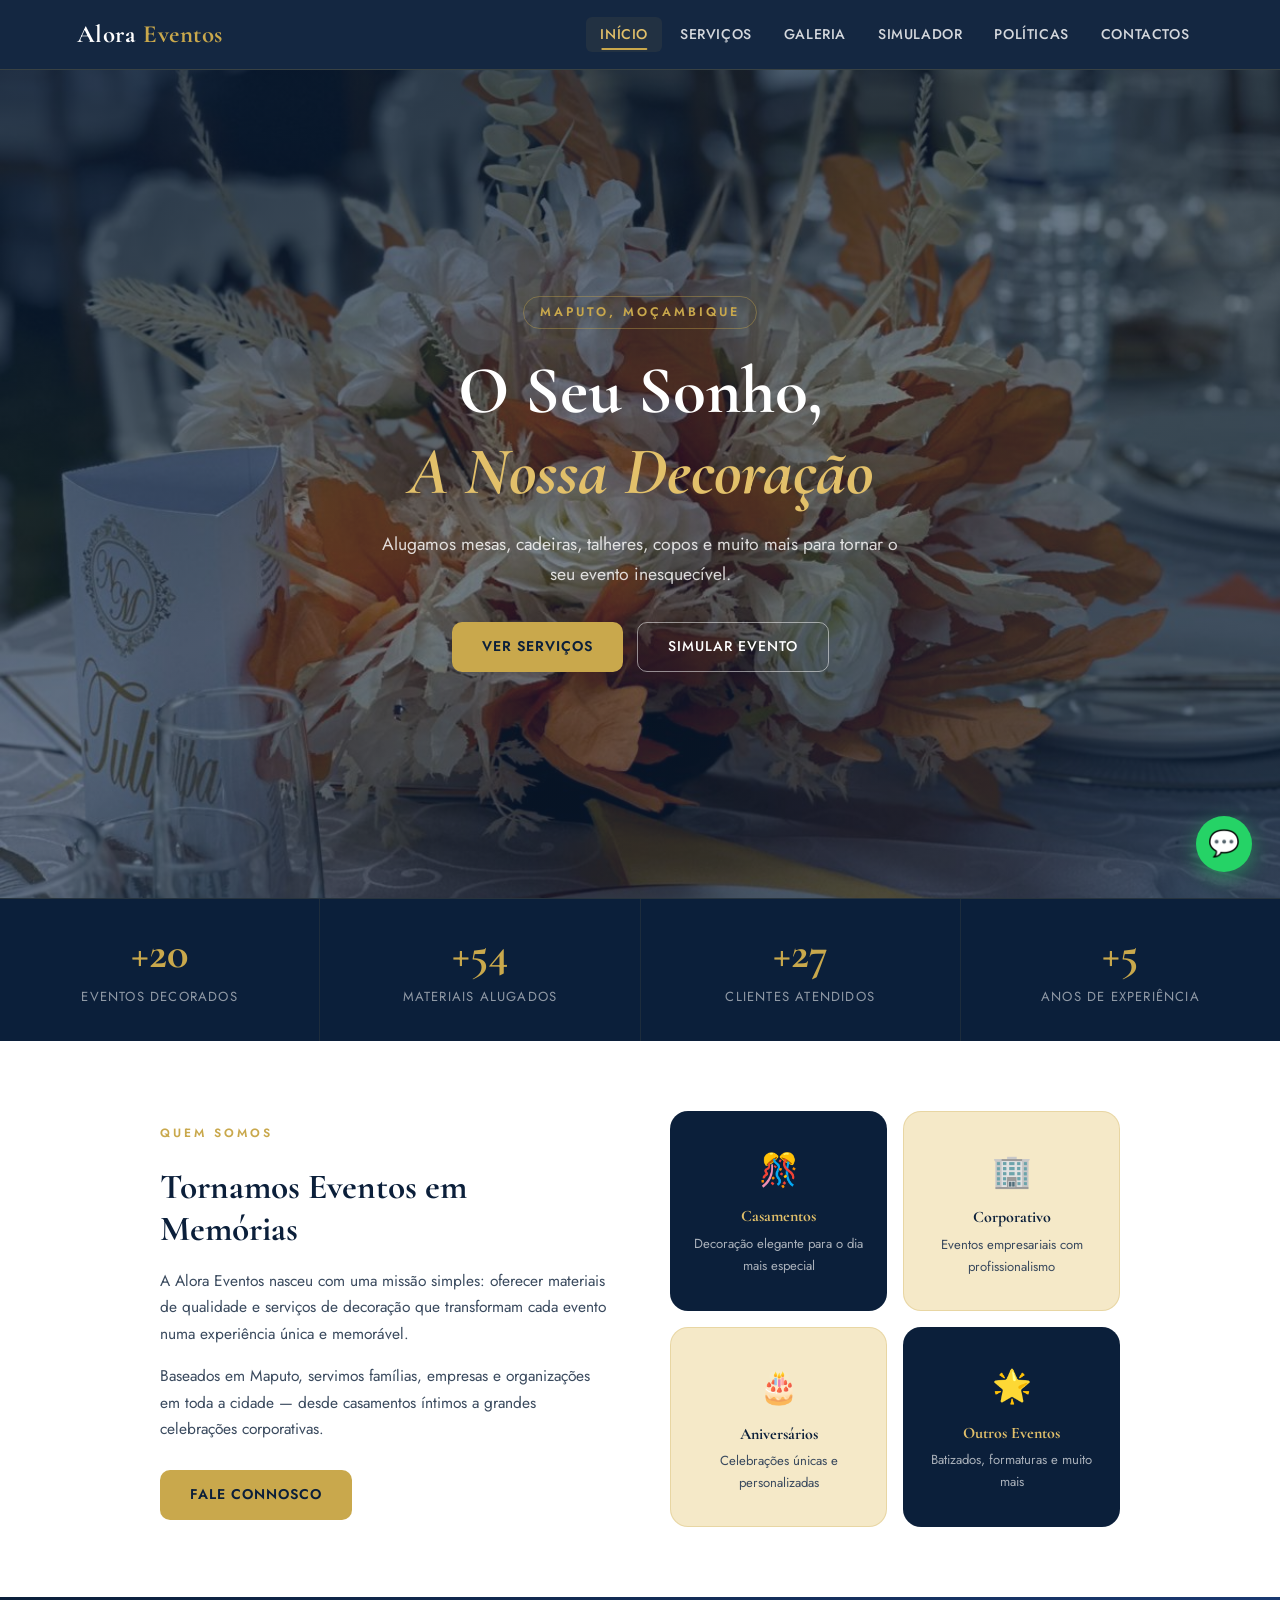
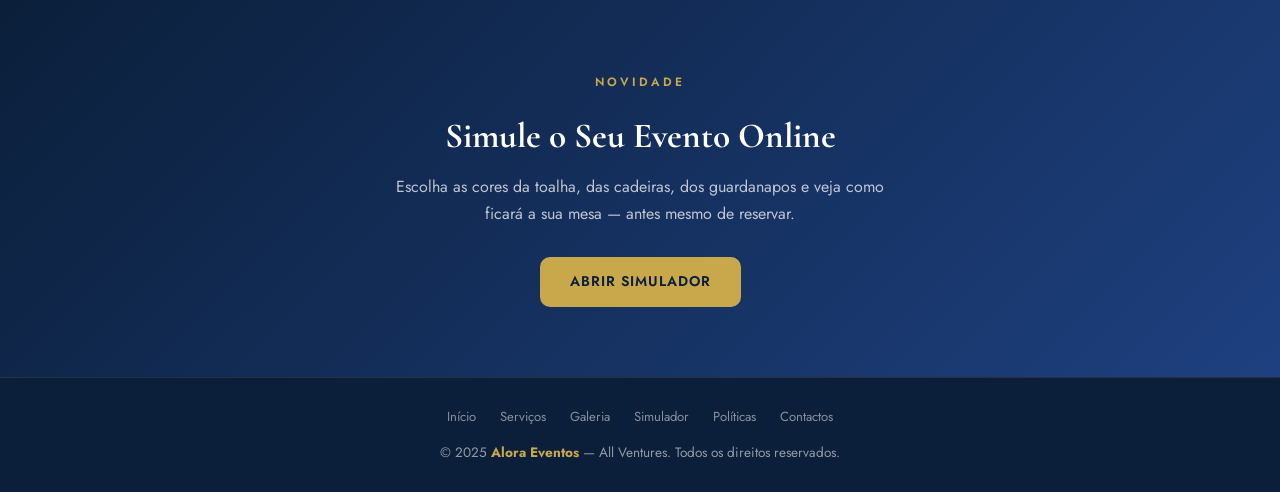
<file: index.html>
<!DOCTYPE html>
<html lang="pt">
<head>
  <meta charset="UTF-8" />
  <meta name="viewport" content="width=device-width, initial-scale=1.0" />
  <title>Alora Eventos — Início</title>
  <link rel="stylesheet" href="style.css" />
</head>
<body>

  <!-- Navbar -->
  <nav class="navbar">
    <div class="logo"><a href="eventos.html">Alora <span>Eventos</span></a></div>
    <div class="nav-links">
      <a href="index.html" class="active">Início</a>
      <a href="servicos.html">Serviços</a>
      <a href="galeria.html">Galeria</a>
      <a href="simulador.html">Simulador</a>
      <a href="politicas.html">Políticas</a>
      <a href="contactos.html">Contactos</a>
    </div>
    <div class="nav-toggle" id="navToggle">
      <span></span><span></span><span></span>
    </div>
  </nav>

  <!-- Hero -->
  <section class="hero" id="inicio">
    <div class="hero-bg"></div>
    <div class="hero-overlay"></div>
    <div class="hero-content">
      <span class="hero-eyebrow">Maputo, Moçambique</span>
      <h1>O Seu Sonho,<br><em>A Nossa Decoração</em></h1>
      <p>Alugamos mesas, cadeiras, talheres, copos e muito mais para tornar o seu evento inesquecível.</p>
      <div class="hero-btns">
        <a href="servicos.html" class="btn-primary">Ver Serviços</a>
        <a href="simulador.html" class="btn-outline">Simular Evento</a>
      </div>
    </div>
  </section>

  <!-- Stats -->
  <section class="stats">
    <div class="stat">
      <span class="stat-number" data-target="20">+0</span>
      <span class="stat-label">Eventos Decorados</span>
    </div>
    <div class="stat">
      <span class="stat-number" data-target="200">+0</span>
      <span class="stat-label">Materiais Alugados</span>
    </div>
    <div class="stat">
      <span class="stat-number" data-target="40">+0</span>
      <span class="stat-label">Clientes Atendidos</span>
    </div>
    <div class="stat">
      <span class="stat-number" data-target="5">+0</span>
      <span class="stat-label">Anos de Experiência</span>
    </div>
  </section>

  <!-- Sobre nós -->
  <section style="background: var(--white); padding: 70px 6%;">
    <div style="max-width:960px; margin:0 auto; display:grid; grid-template-columns:1fr 1fr; gap:60px; align-items:center;">
      <div class="fade-in">
        <span class="section-eyebrow">Quem Somos</span>
        <h2 style="font-size:2.2rem; color:var(--navy); margin:10px 0 18px;">Tornamos Eventos em Memórias</h2>
        <p style="color:var(--text-mid); margin-bottom:16px; font-size:0.97rem;">A Alora Eventos nasceu com uma missão simples: oferecer materiais de qualidade e serviços de decoração que transformam cada evento numa experiência única e memorável.</p>
        <p style="color:var(--text-mid); font-size:0.97rem; margin-bottom:28px;">Baseados em Maputo, servimos famílias, empresas e organizações em toda a cidade — desde casamentos íntimos a grandes celebrações corporativas.</p>
        <a href="contactos.html" class="btn-primary">Fale Connosco</a>
      </div>
      <div class="fade-in" style="display:grid; grid-template-columns:1fr 1fr; gap:16px;">
        <div style="background:var(--navy); border-radius:var(--radius-lg); padding:32px 24px; text-align:center; color:var(--white);">
          <div style="font-size:2rem; margin-bottom:10px;">🎊</div>
          <h4 style="font-size:1rem; color:var(--gold-light); margin-bottom:6px;">Casamentos</h4>
          <p style="font-size:0.82rem; color:rgba(255,255,255,0.65);">Decoração elegante para o dia mais especial</p>
        </div>
        <div style="background:var(--gold-pale); border-radius:var(--radius-lg); padding:32px 24px; text-align:center; border:1px solid rgba(201,168,76,0.3);">
          <div style="font-size:2rem; margin-bottom:10px;">🏢</div>
          <h4 style="font-size:1rem; color:var(--navy); margin-bottom:6px;">Corporativo</h4>
          <p style="font-size:0.82rem; color:var(--text-mid);">Eventos empresariais com profissionalismo</p>
        </div>
        <div style="background:var(--gold-pale); border-radius:var(--radius-lg); padding:32px 24px; text-align:center; border:1px solid rgba(201,168,76,0.3);">
          <div style="font-size:2rem; margin-bottom:10px;">🎂</div>
          <h4 style="font-size:1rem; color:var(--navy); margin-bottom:6px;">Aniversários</h4>
          <p style="font-size:0.82rem; color:var(--text-mid);">Celebrações únicas e personalizadas</p>
        </div>
        <div style="background:var(--navy); border-radius:var(--radius-lg); padding:32px 24px; text-align:center; color:var(--white);">
          <div style="font-size:2rem; margin-bottom:10px;">🌟</div>
          <h4 style="font-size:1rem; color:var(--gold-light); margin-bottom:6px;">Outros Eventos</h4>
          <p style="font-size:0.82rem; color:rgba(255,255,255,0.65);">Batizados, formaturas e muito mais</p>
        </div>
      </div>
    </div>
  </section>

  <!-- CTA Simulador -->
  <section class="fade-in" style="background:linear-gradient(135deg,var(--navy) 0%,var(--navy-light) 100%); padding:70px 24px; text-align:center;">
    <span class="section-eyebrow" style="color:var(--gold);">Novidade</span>
    <h2 style="font-size:2.2rem; color:var(--white); margin:10px 0 16px;">Simule o Seu Evento Online</h2>
    <p style="color:rgba(255,255,255,0.72); max-width:500px; margin:0 auto 30px;">Escolha as cores da toalha, das cadeiras, dos guardanapos e veja como ficará a sua mesa — antes mesmo de reservar.</p>
    <a href="simulador.html" class="btn-primary">Abrir Simulador</a>
  </section>

  <!-- Footer -->
  <footer class="footer">
    <div class="footer-links">
      <a href="eventos.html">Início</a>
      <a href="servicos.html">Serviços</a>
      <a href="galeria.html">Galeria</a>
      <a href="simulador.html">Simulador</a>
      <a href="politicas.html">Políticas</a>
      <a href="contactos.html">Contactos</a>
    </div>
    <p>&copy; 2025 <strong>Alora Eventos</strong> — All Ventures. Todos os direitos reservados.</p>
  </footer>

  <!-- WhatsApp float -->
  <a class="whatsapp-float" href="https://wa.me/258843988947" target="_blank" title="Contactar pelo WhatsApp">💬</a>

  <script src="script.js"></script>
  <script>
    // hamburger toggle
    
  </script>
</body>
</html>
</file>
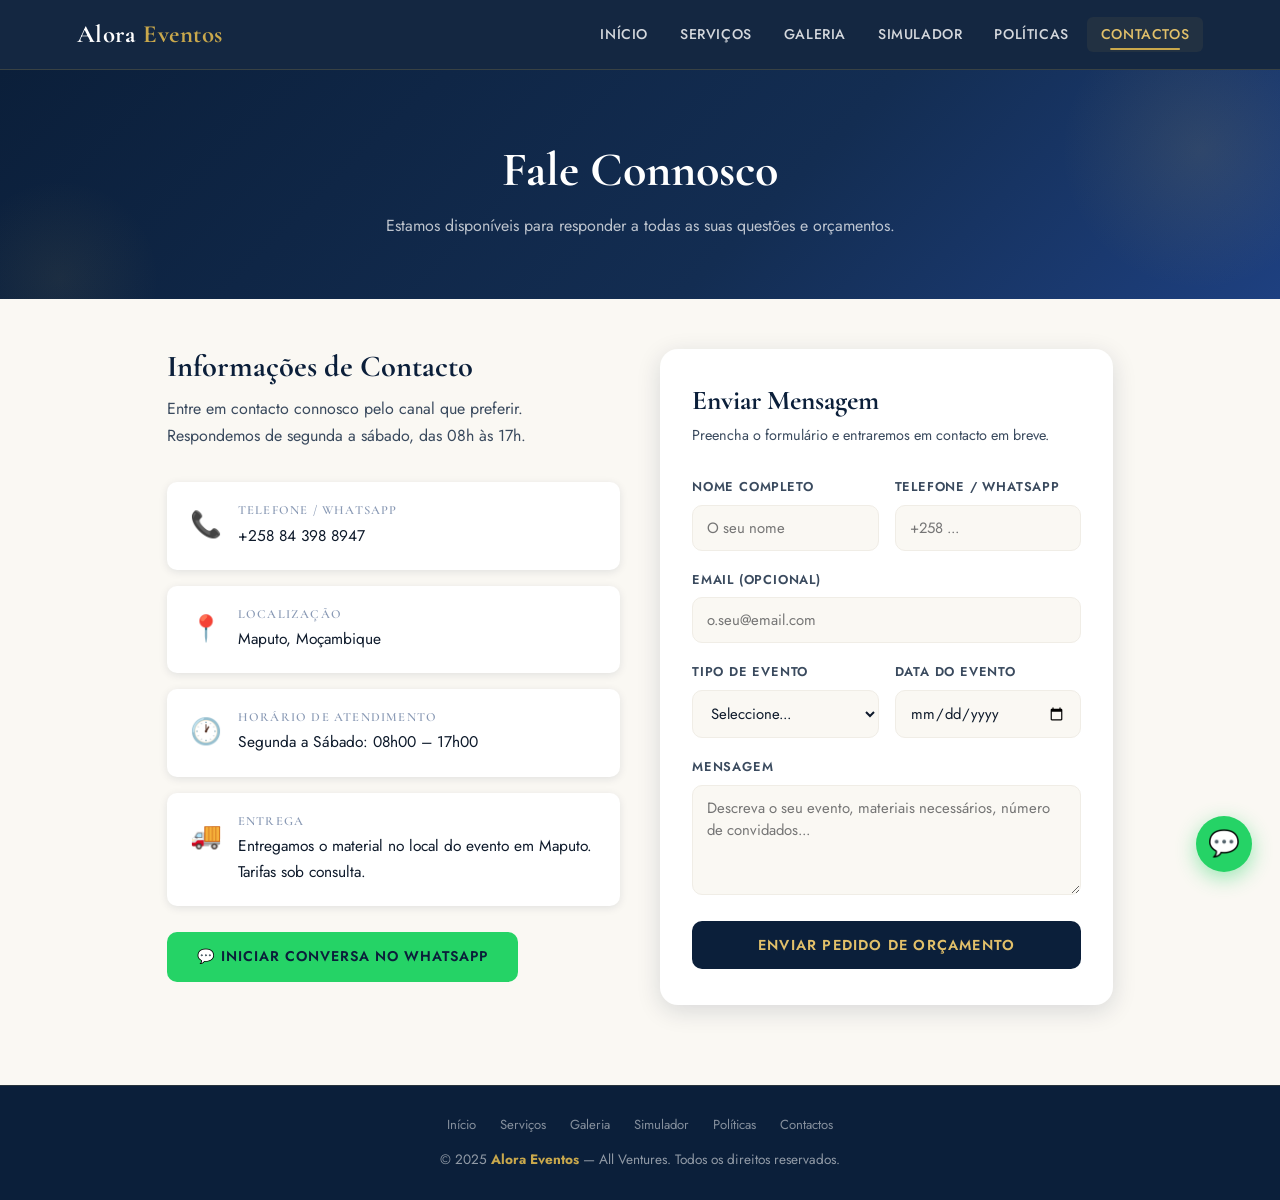
<file: contactos.html>
<!DOCTYPE html>
<html lang="pt">
<head>
  <meta charset="UTF-8" />
  <meta name="viewport" content="width=device-width, initial-scale=1.0" />
  <title>Contactos — Alora Eventos</title>
  <link rel="stylesheet" href="style.css" />
</head>
<body>

  <!-- Navbar -->
  <nav class="navbar">
    <div class="logo"><a href="index.html">Alora <span>Eventos</span></a></div>
    <div class="nav-links">
      <a href="index.html">Início</a>
      <a href="servicos.html">Serviços</a>
      <a href="galeria.html">Galeria</a>
      <a href="simulador.html">Simulador</a>
      <a href="politicas.html">Políticas</a>
      <a href="contactos.html" class="active">Contactos</a>
    </div>
    <div class="nav-toggle" id="navToggle">
      <span></span><span></span><span></span>
    </div>
  </nav>

  <!-- Header -->
  <div class="page-header">
    <h1 class="fade-in">Fale Connosco</h1>
    <p class="fade-in">Estamos disponíveis para responder a todas as suas questões e orçamentos.</p>
  </div>

  <!-- Content -->
  <div class="contactos-wrap">

    <!-- Info column -->
    <div class="contactos-info fade-in">
      <h2>Informações de Contacto</h2>
      <p>Entre em contacto connosco pelo canal que preferir. Respondemos de segunda a sábado, das 08h às 17h.</p>

      <div class="contact-card">
        <span class="contact-icon">📞</span>
        <div>
          <h4>Telefone / WhatsApp</h4>
          <a href="https://wa.me/258843988947" target="_blank">+258 84 398 8947</a>
        </div>
      </div>

      <div class="contact-card">
        <span class="contact-icon">📍</span>
        <div>
          <h4>Localização</h4>
          <p>Maputo, Moçambique</p>
        </div>
      </div>

      <div class="contact-card">
        <span class="contact-icon">🕐</span>
        <div>
          <h4>Horário de Atendimento</h4>
          <p>Segunda a Sábado: 08h00 – 17h00</p>
        </div>
      </div>

      <div class="contact-card">
        <span class="contact-icon">🚚</span>
        <div>
          <h4>Entrega</h4>
          <p>Entregamos o material no local do evento em Maputo. Tarifas sob consulta.</p>
        </div>
      </div>

      <!-- WhatsApp CTA -->
      <a href="https://wa.me/258843988947?text=Olá!%20Gostaria%20de%20saber%20mais%20sobre%20os%20serviços%20da%20Alora%20Eventos."
         target="_blank"
         class="btn-primary"
         style="display:inline-flex; align-items:center; gap:10px; margin-top:10px; background:#25D366; text-decoration:none;">
        💬 Iniciar Conversa no WhatsApp
      </a>
    </div>

    <!-- Form column -->
    <div class="contactos-form fade-in">
      <h2>Enviar Mensagem</h2>
      <p>Preencha o formulário e entraremos em contacto em breve.</p>

      <div class="form-row">
        <div class="form-group">
          <label>Nome Completo</label>
          <input type="text" placeholder="O seu nome" />
        </div>
        <div class="form-group">
          <label>Telefone / WhatsApp</label>
          <input type="tel" placeholder="+258 ..." />
        </div>
      </div>

      <div class="form-group">
        <label>Email (opcional)</label>
        <input type="email" placeholder="o.seu@email.com" />
      </div>

      <div class="form-row">
        <div class="form-group">
          <label>Tipo de Evento</label>
          <select>
            <option value="">Seleccione...</option>
            <option>Casamento</option>
            <option>Aniversário</option>
            <option>Baptizado</option>
            <option>Formatura</option>
            <option>Evento Corporativo</option>
            <option>Outro</option>
          </select>
        </div>
        <div class="form-group">
          <label>Data do Evento</label>
          <input type="date" />
        </div>
      </div>

      <div class="form-group">
        <label>Mensagem</label>
        <textarea placeholder="Descreva o seu evento, materiais necessários, número de convidados..."></textarea>
      </div>

      <button class="form-submit" onclick="enviarWhatsApp()">
        Enviar Pedido de Orçamento
      </button>
    </div>

  </div>

  <!-- Footer -->
  <footer class="footer">
    <div class="footer-links">
      <a href="eventos.html">Início</a>
      <a href="servicos.html">Serviços</a>
      <a href="galeria.html">Galeria</a>
      <a href="simulador.html">Simulador</a>
      <a href="politicas.html">Políticas</a>
      <a href="contactos.html">Contactos</a>
    </div>
    <p>&copy; 2025 <strong>Alora Eventos</strong> — All Ventures. Todos os direitos reservados.</p>
  </footer>

  <a class="whatsapp-float" href="https://wa.me/258843988947" target="_blank" title="Contactar pelo WhatsApp">💬</a>

  <script src="script.js"></script>
  <script>
  

    function enviarWhatsApp() {
      var nome    = document.querySelector('input[placeholder="O seu nome"]').value || '(não indicado)';
      var tel     = document.querySelector('input[type="tel"]').value || '(não indicado)';
      var tipo    = document.querySelector('select').value || '(não indicado)';
      var data    = document.querySelector('input[type="date"]').value || '(não indicada)';
      var msg_txt = document.querySelector('textarea').value || '(sem mensagem)';

      var msg = '📋 *Pedido de Orçamento — Alora Eventos*\n\n'
        + '👤 *Nome:* ' + nome + '\n'
        + '📞 *Telefone:* ' + tel + '\n'
        + '🎉 *Tipo de Evento:* ' + tipo + '\n'
        + '📅 *Data:* ' + data + '\n\n'
        + '💬 *Mensagem:*\n' + msg_txt;

      window.open('https://wa.me/258843988947?text=' + encodeURIComponent(msg), '_blank');
    }
  </script>
</body>
</html>
</file>
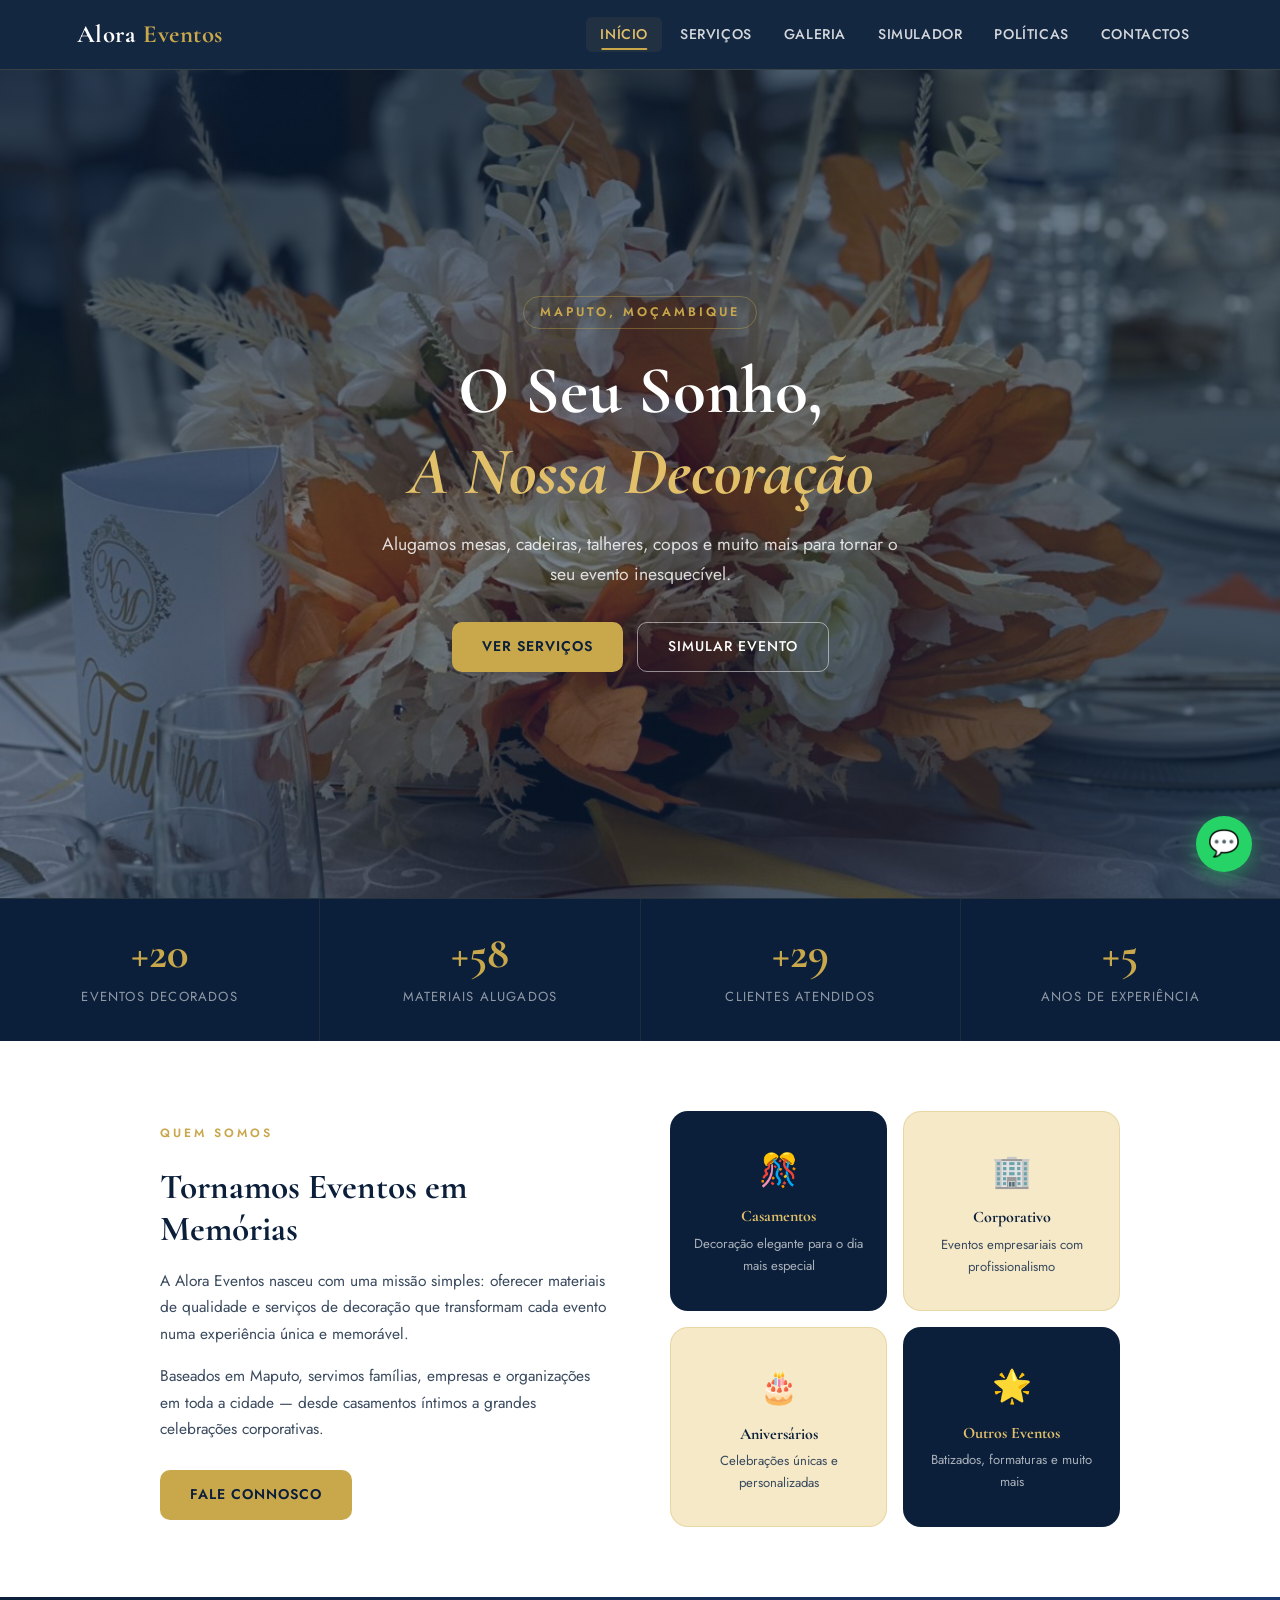
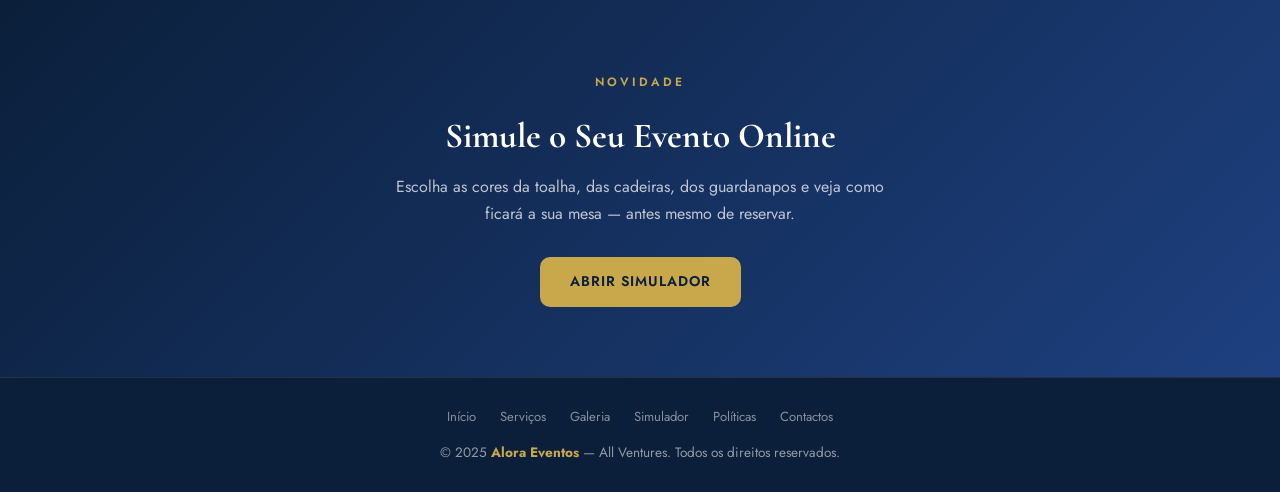
<file: eventos.html>
<!DOCTYPE html>
<html lang="pt">
<head>
  <meta charset="UTF-8" />
  <meta name="viewport" content="width=device-width, initial-scale=1.0" />
  <title>Alora Eventos — Início</title>
  <link rel="stylesheet" href="style.css" />
</head>
<body>

  <!-- Navbar -->
  <nav class="navbar">
    <div class="logo"><a href="eventos.html">Alora <span>Eventos</span></a></div>
    <div class="nav-links">
      <a href="eventos.html" class="active">Início</a>
      <a href="servicos.html">Serviços</a>
      <a href="galeria.html">Galeria</a>
      <a href="simulador.html">Simulador</a>
      <a href="politicas.html">Políticas</a>
      <a href="contactos.html">Contactos</a>
    </div>
    <div class="nav-toggle" id="navToggle">
      <span></span><span></span><span></span>
    </div>
  </nav>

  <!-- Hero -->
  <section class="hero" id="inicio">
    <div class="hero-bg"></div>
    <div class="hero-overlay"></div>
    <div class="hero-content">
      <span class="hero-eyebrow">Maputo, Moçambique</span>
      <h1>O Seu Sonho,<br><em>A Nossa Decoração</em></h1>
      <p>Alugamos mesas, cadeiras, talheres, copos e muito mais para tornar o seu evento inesquecível.</p>
      <div class="hero-btns">
        <a href="servicos.html" class="btn-primary">Ver Serviços</a>
        <a href="simulador.html" class="btn-outline">Simular Evento</a>
      </div>
    </div>
  </section>

  <!-- Stats -->
  <section class="stats">
    <div class="stat">
      <span class="stat-number" data-target="20">+0</span>
      <span class="stat-label">Eventos Decorados</span>
    </div>
    <div class="stat">
      <span class="stat-number" data-target="200">+0</span>
      <span class="stat-label">Materiais Alugados</span>
    </div>
    <div class="stat">
      <span class="stat-number" data-target="40">+0</span>
      <span class="stat-label">Clientes Atendidos</span>
    </div>
    <div class="stat">
      <span class="stat-number" data-target="5">+0</span>
      <span class="stat-label">Anos de Experiência</span>
    </div>
  </section>

  <!-- Sobre nós -->
  <section style="background: var(--white); padding: 70px 6%;">
    <div style="max-width:960px; margin:0 auto; display:grid; grid-template-columns:1fr 1fr; gap:60px; align-items:center;">
      <div class="fade-in">
        <span class="section-eyebrow">Quem Somos</span>
        <h2 style="font-size:2.2rem; color:var(--navy); margin:10px 0 18px;">Tornamos Eventos em Memórias</h2>
        <p style="color:var(--text-mid); margin-bottom:16px; font-size:0.97rem;">A Alora Eventos nasceu com uma missão simples: oferecer materiais de qualidade e serviços de decoração que transformam cada evento numa experiência única e memorável.</p>
        <p style="color:var(--text-mid); font-size:0.97rem; margin-bottom:28px;">Baseados em Maputo, servimos famílias, empresas e organizações em toda a cidade — desde casamentos íntimos a grandes celebrações corporativas.</p>
        <a href="contactos.html" class="btn-primary">Fale Connosco</a>
      </div>
      <div class="fade-in" style="display:grid; grid-template-columns:1fr 1fr; gap:16px;">
        <div style="background:var(--navy); border-radius:var(--radius-lg); padding:32px 24px; text-align:center; color:var(--white);">
          <div style="font-size:2rem; margin-bottom:10px;">🎊</div>
          <h4 style="font-size:1rem; color:var(--gold-light); margin-bottom:6px;">Casamentos</h4>
          <p style="font-size:0.82rem; color:rgba(255,255,255,0.65);">Decoração elegante para o dia mais especial</p>
        </div>
        <div style="background:var(--gold-pale); border-radius:var(--radius-lg); padding:32px 24px; text-align:center; border:1px solid rgba(201,168,76,0.3);">
          <div style="font-size:2rem; margin-bottom:10px;">🏢</div>
          <h4 style="font-size:1rem; color:var(--navy); margin-bottom:6px;">Corporativo</h4>
          <p style="font-size:0.82rem; color:var(--text-mid);">Eventos empresariais com profissionalismo</p>
        </div>
        <div style="background:var(--gold-pale); border-radius:var(--radius-lg); padding:32px 24px; text-align:center; border:1px solid rgba(201,168,76,0.3);">
          <div style="font-size:2rem; margin-bottom:10px;">🎂</div>
          <h4 style="font-size:1rem; color:var(--navy); margin-bottom:6px;">Aniversários</h4>
          <p style="font-size:0.82rem; color:var(--text-mid);">Celebrações únicas e personalizadas</p>
        </div>
        <div style="background:var(--navy); border-radius:var(--radius-lg); padding:32px 24px; text-align:center; color:var(--white);">
          <div style="font-size:2rem; margin-bottom:10px;">🌟</div>
          <h4 style="font-size:1rem; color:var(--gold-light); margin-bottom:6px;">Outros Eventos</h4>
          <p style="font-size:0.82rem; color:rgba(255,255,255,0.65);">Batizados, formaturas e muito mais</p>
        </div>
      </div>
    </div>
  </section>

  <!-- CTA Simulador -->
  <section class="fade-in" style="background:linear-gradient(135deg,var(--navy) 0%,var(--navy-light) 100%); padding:70px 24px; text-align:center;">
    <span class="section-eyebrow" style="color:var(--gold);">Novidade</span>
    <h2 style="font-size:2.2rem; color:var(--white); margin:10px 0 16px;">Simule o Seu Evento Online</h2>
    <p style="color:rgba(255,255,255,0.72); max-width:500px; margin:0 auto 30px;">Escolha as cores da toalha, das cadeiras, dos guardanapos e veja como ficará a sua mesa — antes mesmo de reservar.</p>
    <a href="simulador.html" class="btn-primary">Abrir Simulador</a>
  </section>

  <!-- Footer -->
  <footer class="footer">
    <div class="footer-links">
      <a href="eventos.html">Início</a>
      <a href="servicos.html">Serviços</a>
      <a href="galeria.html">Galeria</a>
      <a href="simulador.html">Simulador</a>
      <a href="politicas.html">Políticas</a>
      <a href="contactos.html">Contactos</a>
    </div>
    <p>&copy; 2025 <strong>Alora Eventos</strong> — All Ventures. Todos os direitos reservados.</p>
  </footer>

  <!-- WhatsApp float -->
  <a class="whatsapp-float" href="https://wa.me/258843988947" target="_blank" title="Contactar pelo WhatsApp">💬</a>

  <script src="script.js"></script>
  <script>
    // hamburger toggle
    document.getElementById('navToggle').addEventListener('click', function(){
      this.classList.toggle('open');
      document.querySelector('.nav-links').classList.toggle('open');
    });
  </script>
</body>
</html>
</file>
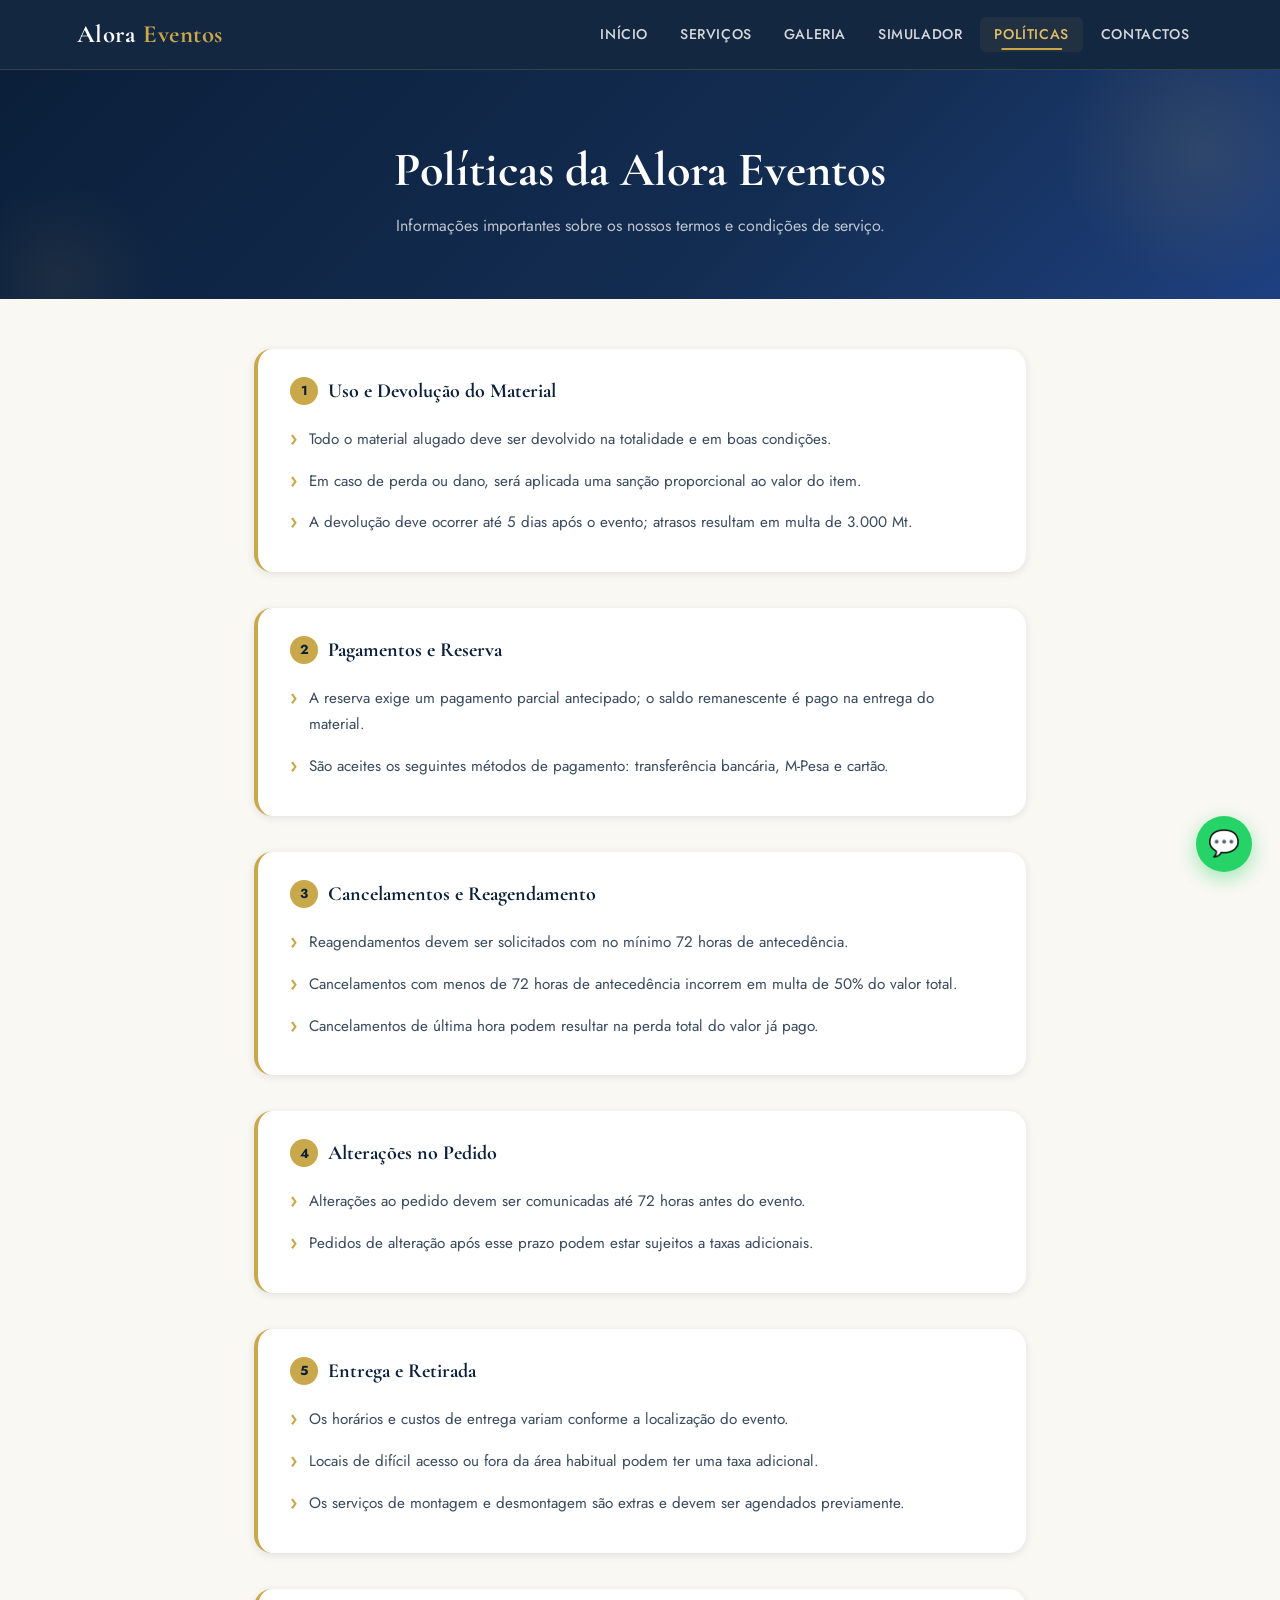
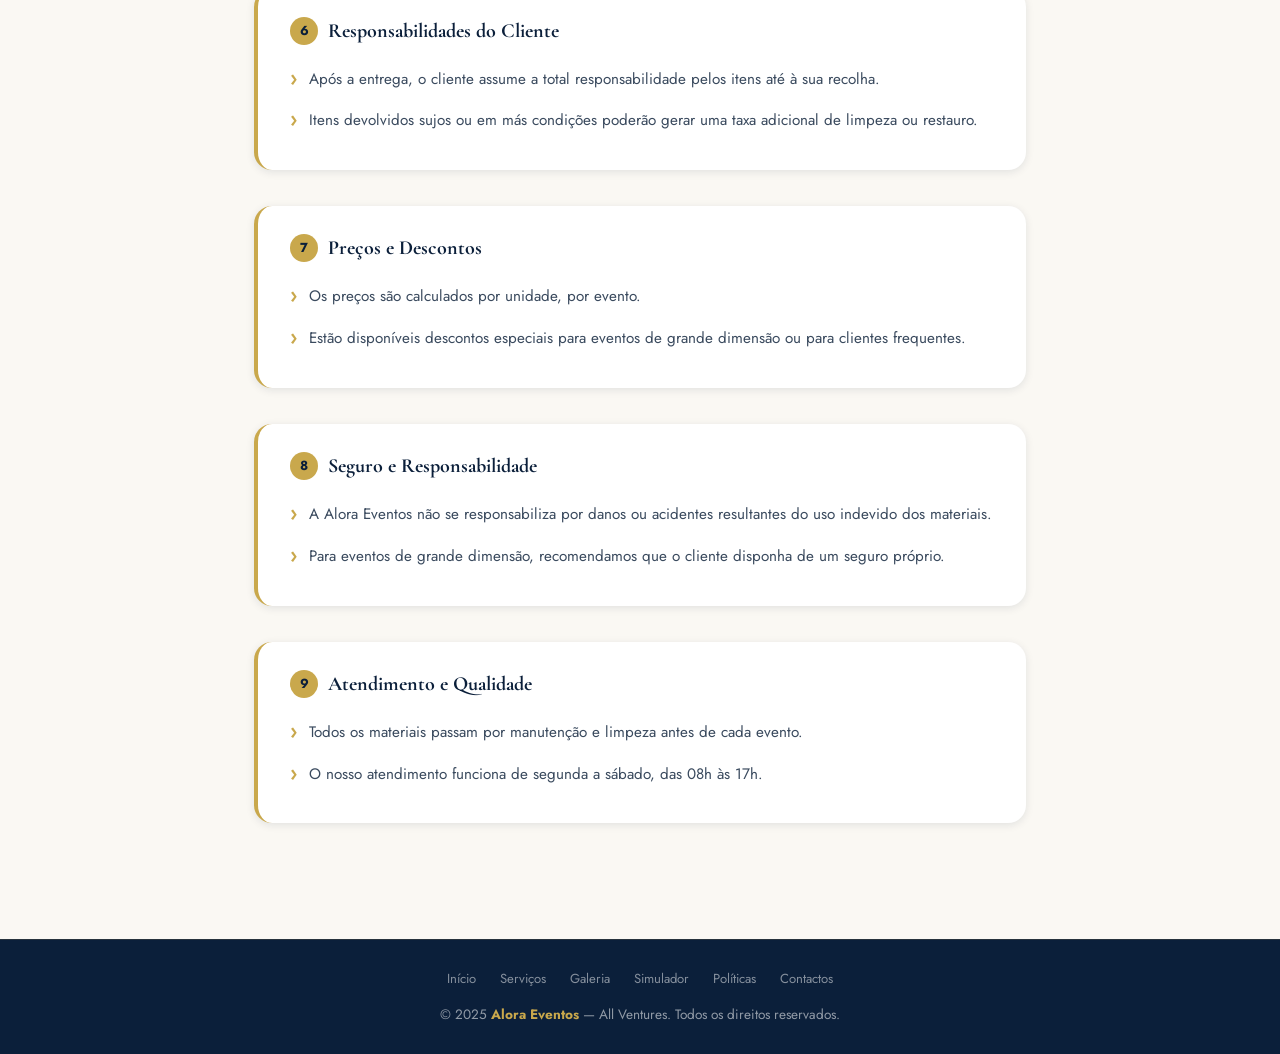
<file: politicas.html>
﻿<!DOCTYPE html>
<html lang="pt">
<head>
  <meta charset="UTF-8" />
  <meta name="viewport" content="width=device-width, initial-scale=1.0" />
  <title>Políticas — Alora Eventos</title>
  <link rel="stylesheet" href="style.css" />
</head>
<body>

  <nav class="navbar">
    <div class="logo"><a href="eventos.html">Alora <span>Eventos</span></a></div>
    <div class="nav-links">
      <a href="index.html">Início</a>
      <a href="servicos.html">Serviços</a>
      <a href="galeria.html">Galeria</a>
      <a href="simulador.html">Simulador</a>
      <a href="politicas.html" class="active">Políticas</a>
      <a href="contactos.html">Contactos</a>
    </div>
    <div class="nav-toggle" id="navToggle">
      <span></span><span></span><span></span>
    </div>
  </nav>

  <div class="page-header">
    <h1 class="fade-in">Políticas da Alora Eventos</h1>
    <p class="fade-in">Informações importantes sobre os nossos termos e condições de serviço.</p>
  </div>

  <div class="politicas-content">

    <div class="politica-item fade-in">
      <h2><span class="pol-num">1</span> Uso e Devolução do Material</h2>
      <ul>
        <li>Todo o material alugado deve ser devolvido na totalidade e em boas condições.</li>
        <li>Em caso de perda ou dano, será aplicada uma sanção proporcional ao valor do item.</li>
        <li>A devolução deve ocorrer até 5 dias após o evento; atrasos resultam em multa de 3.000 Mt.</li>
      </ul>
    </div>

    <div class="politica-item fade-in">
      <h2><span class="pol-num">2</span> Pagamentos e Reserva</h2>
      <ul>
        <li>A reserva exige um pagamento parcial antecipado; o saldo remanescente é pago na entrega do material.</li>
        <li>São aceites os seguintes métodos de pagamento: transferência bancária, M-Pesa e cartão.</li>
      </ul>
    </div>

    <div class="politica-item fade-in">
      <h2><span class="pol-num">3</span> Cancelamentos e Reagendamento</h2>
      <ul>
        <li>Reagendamentos devem ser solicitados com no mínimo 72 horas de antecedência.</li>
        <li>Cancelamentos com menos de 72 horas de antecedência incorrem em multa de 50% do valor total.</li>
        <li>Cancelamentos de última hora podem resultar na perda total do valor já pago.</li>
      </ul>
    </div>

    <div class="politica-item fade-in">
      <h2><span class="pol-num">4</span> Alterações no Pedido</h2>
      <ul>
        <li>Alterações ao pedido devem ser comunicadas até 72 horas antes do evento.</li>
        <li>Pedidos de alteração após esse prazo podem estar sujeitos a taxas adicionais.</li>
      </ul>
    </div>

    <div class="politica-item fade-in">
      <h2><span class="pol-num">5</span> Entrega e Retirada</h2>
      <ul>
        <li>Os horários e custos de entrega variam conforme a localização do evento.</li>
        <li>Locais de difícil acesso ou fora da área habitual podem ter uma taxa adicional.</li>
        <li>Os serviços de montagem e desmontagem são extras e devem ser agendados previamente.</li>
      </ul>
    </div>

    <div class="politica-item fade-in">
      <h2><span class="pol-num">6</span> Responsabilidades do Cliente</h2>
      <ul>
        <li>Após a entrega, o cliente assume a total responsabilidade pelos itens até à sua recolha.</li>
        <li>Itens devolvidos sujos ou em más condições poderão gerar uma taxa adicional de limpeza ou restauro.</li>
      </ul>
    </div>

    <div class="politica-item fade-in">
      <h2><span class="pol-num">7</span> Preços e Descontos</h2>
      <ul>
        <li>Os preços são calculados por unidade, por evento.</li>
        <li>Estão disponíveis descontos especiais para eventos de grande dimensão ou para clientes frequentes.</li>
      </ul>
    </div>

    <div class="politica-item fade-in">
      <h2><span class="pol-num">8</span> Seguro e Responsabilidade</h2>
      <ul>
        <li>A Alora Eventos não se responsabiliza por danos ou acidentes resultantes do uso indevido dos materiais.</li>
        <li>Para eventos de grande dimensão, recomendamos que o cliente disponha de um seguro próprio.</li>
      </ul>
    </div>

    <div class="politica-item fade-in">
      <h2><span class="pol-num">9</span> Atendimento e Qualidade</h2>
      <ul>
        <li>Todos os materiais passam por manutenção e limpeza antes de cada evento.</li>
        <li>O nosso atendimento funciona de segunda a sábado, das 08h às 17h.</li>
      </ul>
    </div>

  </div>

  <footer class="footer">
    <div class="footer-links">
      <a href="eventos.html">Início</a>
      <a href="servicos.html">Serviços</a>
      <a href="galeria.html">Galeria</a>
      <a href="simulador.html">Simulador</a>
      <a href="politicas.html">Políticas</a>
      <a href="contactos.html">Contactos</a>
    </div>
    <p>&copy; 2025 <strong>Alora Eventos</strong> — All Ventures. Todos os direitos reservados.</p>
  </footer>

  <a class="whatsapp-float" href="https://wa.me/258843988947" target="_blank" title="Contactar pelo WhatsApp">💬</a>

  <script src="script.js"></script>
  <script>
    
  </script>
</body>
</html>
</file>
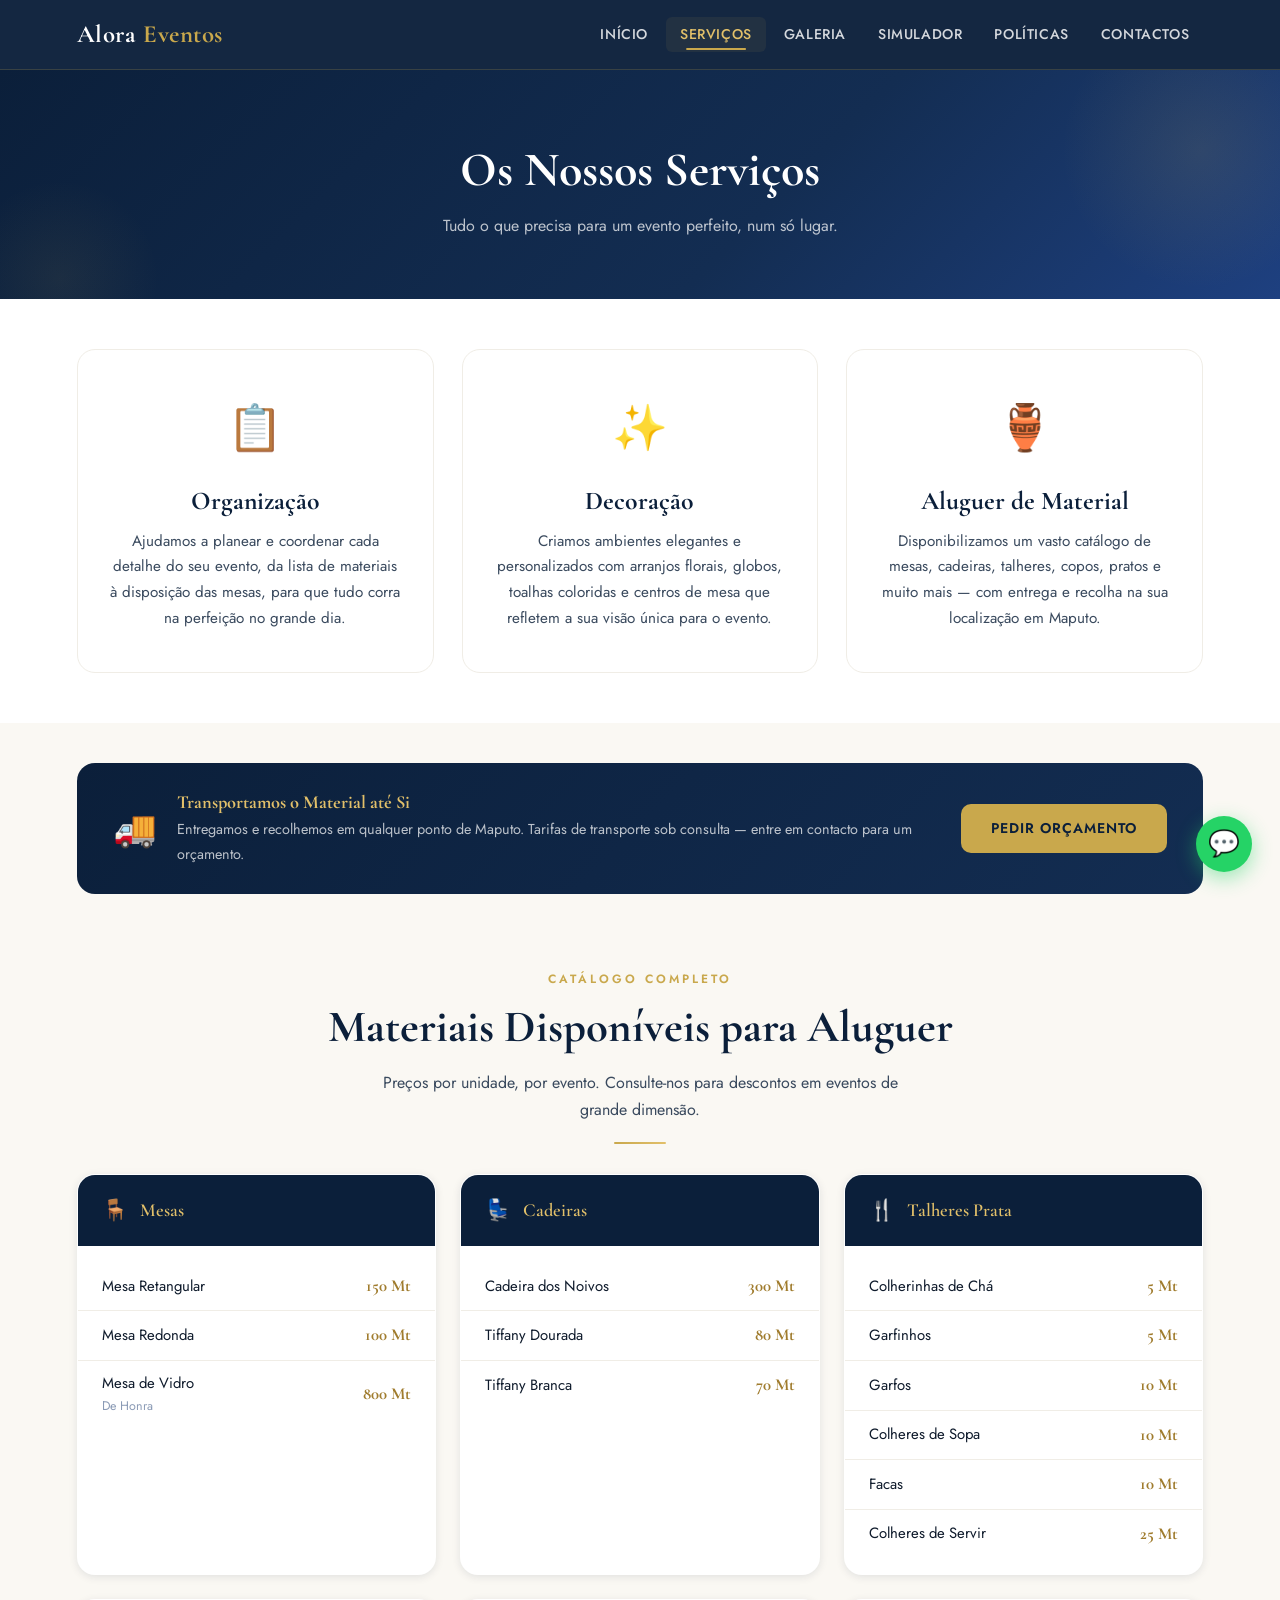
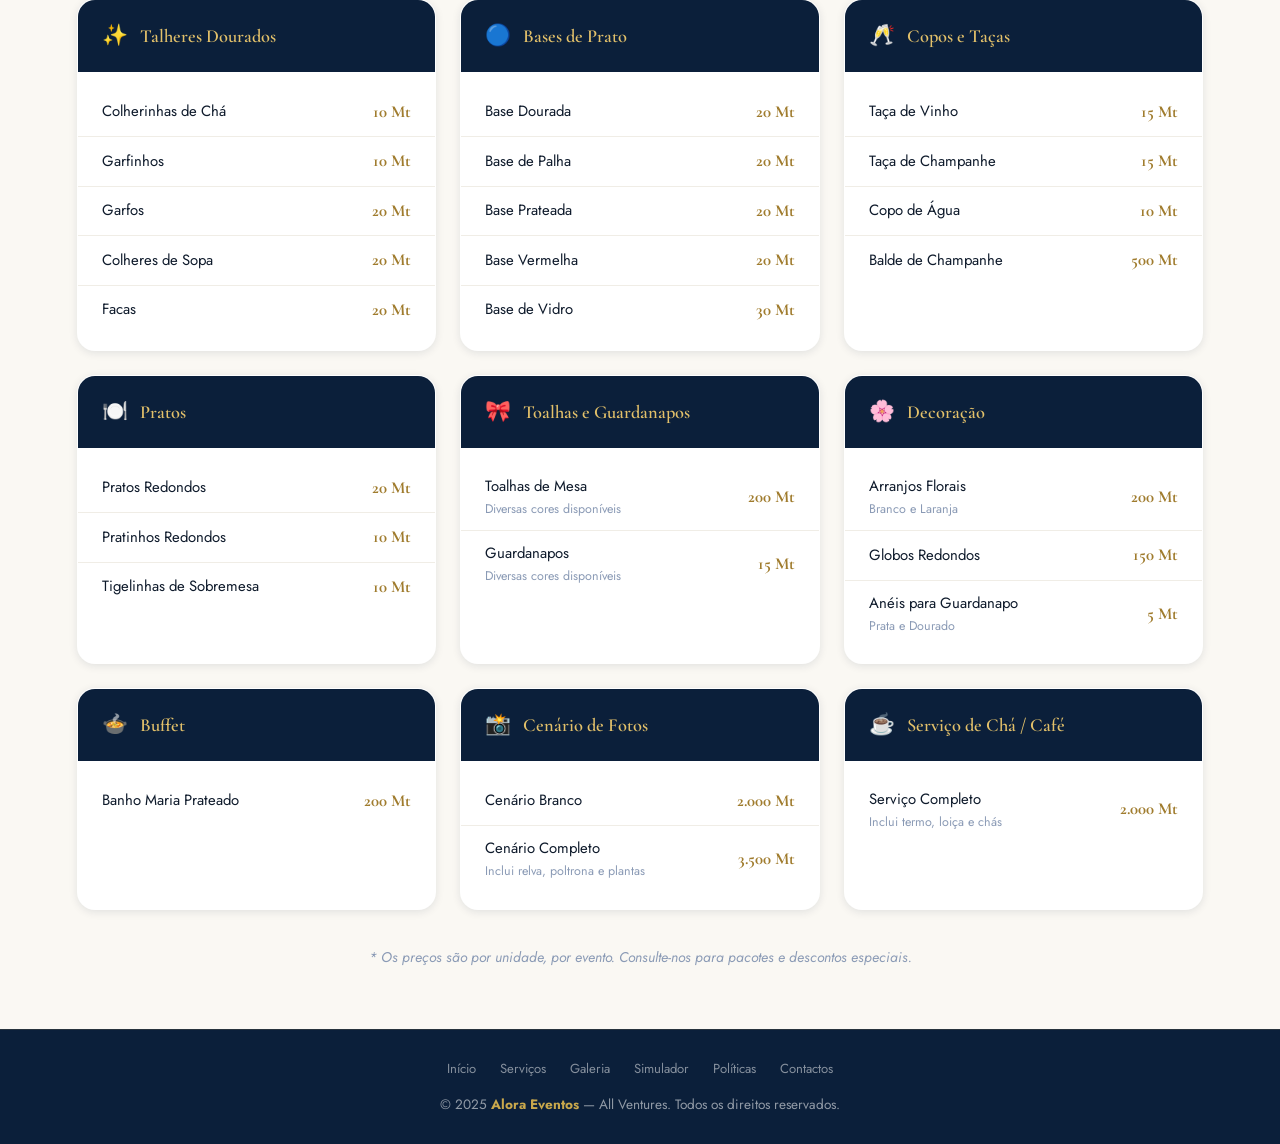
<file: servicos.html>
﻿<!DOCTYPE html>
<html lang="pt">
<head>
  <meta charset="UTF-8" />
  <meta name="viewport" content="width=device-width, initial-scale=1.0" />
  <title>Serviços — Alora Eventos</title>
  <link rel="stylesheet" href="style.css" />
</head>
<body>

  <nav class="navbar">
    <div class="logo"><a href="eventos.html">Alora <span>Eventos</span></a></div>
    <div class="nav-links">
      <a href="index.html">Início</a>
      <a href="servicos.html" class="active">Serviços</a>
      <a href="galeria.html">Galeria</a>
      <a href="simulador.html">Simulador</a>
      <a href="politicas.html">Políticas</a>
      <a href="contactos.html">Contactos</a>
    </div>
    <div class="nav-toggle" id="navToggle">
      <span></span><span></span><span></span>
    </div>
  </nav>

  <div class="page-header">
    <h1 class="fade-in">Os Nossos Serviços</h1>
    <p class="fade-in">Tudo o que precisa para um evento perfeito, num só lugar.</p>
  </div>

  <div class="servicos-pilares">
    <div class="pilar-card fade-in">
      <span class="pilar-icon">📋</span>
      <h3>Organização</h3>
      <p>Ajudamos a planear e coordenar cada detalhe do seu evento, da lista de materiais à disposição das mesas, para que tudo corra na perfeição no grande dia.</p>
    </div>
    <div class="pilar-card fade-in">
      <span class="pilar-icon">✨</span>
      <h3>Decoração</h3>
      <p>Criamos ambientes elegantes e personalizados com arranjos florais, globos, toalhas coloridas e centros de mesa que refletem a sua visão única para o evento.</p>
    </div>
    <div class="pilar-card fade-in">
      <span class="pilar-icon">🏺</span>
      <h3>Aluguer de Material</h3>
      <p>Disponibilizamos um vasto catálogo de mesas, cadeiras, talheres, copos, pratos e muito mais — com entrega e recolha na sua localização em Maputo.</p>
    </div>
  </div>

  <div class="transporte-banner fade-in">
    <span class="t-icon">🚚</span>
    <div>
      <h4>Transportamos o Material até Si</h4>
      <p>Entregamos e recolhemos em qualquer ponto de Maputo. Tarifas de transporte sob consulta — entre em contacto para um orçamento.</p>
    </div>
    <a href="contactos.html" class="btn-primary" style="flex-shrink:0; margin-left:auto;">Pedir Orçamento</a>
  </div>

  <section class="catalogo-section">
    <div class="section-header fade-in">
      <span class="section-eyebrow">Catálogo Completo</span>
      <h2>Materiais Disponíveis para Aluguer</h2>
      <p>Preços por unidade, por evento. Consulte-nos para descontos em eventos de grande dimensão.</p>
      <div class="divider-gold"></div>
    </div>

    <div class="catalogo-grid">

      <div class="catalogo-categoria fade-in">
        <div class="cat-header">
          <span class="cat-icon">🪑</span>
          <h3>Mesas</h3>
        </div>
        <div class="cat-items">
          <div class="cat-item"><span class="cat-item-name">Mesa Retangular</span><span class="cat-item-price">150 Mt</span></div>
          <div class="cat-item"><span class="cat-item-name">Mesa Redonda</span><span class="cat-item-price">100 Mt</span></div>
          <div class="cat-item"><span class="cat-item-name">Mesa de Vidro <span class="cat-item-sub">De Honra</span></span><span class="cat-item-price">800 Mt</span></div>
        </div>
      </div>

      <div class="catalogo-categoria fade-in">
        <div class="cat-header">
          <span class="cat-icon">💺</span>
          <h3>Cadeiras</h3>
        </div>
        <div class="cat-items">
          <div class="cat-item"><span class="cat-item-name">Cadeira dos Noivos</span><span class="cat-item-price">300 Mt</span></div>
          <div class="cat-item"><span class="cat-item-name">Tiffany Dourada</span><span class="cat-item-price">80 Mt</span></div>
          <div class="cat-item"><span class="cat-item-name">Tiffany Branca</span><span class="cat-item-price">70 Mt</span></div>
        </div>
      </div>

      <div class="catalogo-categoria fade-in">
        <div class="cat-header">
          <span class="cat-icon">🍴</span>
          <h3>Talheres Prata</h3>
        </div>
        <div class="cat-items">
          <div class="cat-item"><span class="cat-item-name">Colherinhas de Chá</span><span class="cat-item-price">5 Mt</span></div>
          <div class="cat-item"><span class="cat-item-name">Garfinhos</span><span class="cat-item-price">5 Mt</span></div>
          <div class="cat-item"><span class="cat-item-name">Garfos</span><span class="cat-item-price">10 Mt</span></div>
          <div class="cat-item"><span class="cat-item-name">Colheres de Sopa</span><span class="cat-item-price">10 Mt</span></div>
          <div class="cat-item"><span class="cat-item-name">Facas</span><span class="cat-item-price">10 Mt</span></div>
          <div class="cat-item"><span class="cat-item-name">Colheres de Servir</span><span class="cat-item-price">25 Mt</span></div>
        </div>
      </div>

      <div class="catalogo-categoria fade-in">
        <div class="cat-header">
          <span class="cat-icon">✨</span>
          <h3>Talheres Dourados</h3>
        </div>
        <div class="cat-items">
          <div class="cat-item"><span class="cat-item-name">Colherinhas de Chá</span><span class="cat-item-price">10 Mt</span></div>
          <div class="cat-item"><span class="cat-item-name">Garfinhos</span><span class="cat-item-price">10 Mt</span></div>
          <div class="cat-item"><span class="cat-item-name">Garfos</span><span class="cat-item-price">20 Mt</span></div>
          <div class="cat-item"><span class="cat-item-name">Colheres de Sopa</span><span class="cat-item-price">20 Mt</span></div>
          <div class="cat-item"><span class="cat-item-name">Facas</span><span class="cat-item-price">20 Mt</span></div>
        </div>
      </div>

      <div class="catalogo-categoria fade-in">
        <div class="cat-header">
          <span class="cat-icon">🔵</span>
          <h3>Bases de Prato</h3>
        </div>
        <div class="cat-items">
          <div class="cat-item"><span class="cat-item-name">Base Dourada</span><span class="cat-item-price">20 Mt</span></div>
          <div class="cat-item"><span class="cat-item-name">Base de Palha</span><span class="cat-item-price">20 Mt</span></div>
          <div class="cat-item"><span class="cat-item-name">Base Prateada</span><span class="cat-item-price">20 Mt</span></div>
          <div class="cat-item"><span class="cat-item-name">Base Vermelha</span><span class="cat-item-price">20 Mt</span></div>
          <div class="cat-item"><span class="cat-item-name">Base de Vidro</span><span class="cat-item-price">30 Mt</span></div>
        </div>
      </div>

      <div class="catalogo-categoria fade-in">
        <div class="cat-header">
          <span class="cat-icon">🥂</span>
          <h3>Copos e Taças</h3>
        </div>
        <div class="cat-items">
          <div class="cat-item"><span class="cat-item-name">Taça de Vinho</span><span class="cat-item-price">15 Mt</span></div>
          <div class="cat-item"><span class="cat-item-name">Taça de Champanhe</span><span class="cat-item-price">15 Mt</span></div>
          <div class="cat-item"><span class="cat-item-name">Copo de Água</span><span class="cat-item-price">10 Mt</span></div>
          <div class="cat-item"><span class="cat-item-name">Balde de Champanhe</span><span class="cat-item-price">500 Mt</span></div>
        </div>
      </div>

      <div class="catalogo-categoria fade-in">
        <div class="cat-header">
          <span class="cat-icon">🍽️</span>
          <h3>Pratos</h3>
        </div>
        <div class="cat-items">
          <div class="cat-item"><span class="cat-item-name">Pratos Redondos</span><span class="cat-item-price">20 Mt</span></div>
          <div class="cat-item"><span class="cat-item-name">Pratinhos Redondos</span><span class="cat-item-price">10 Mt</span></div>
          <div class="cat-item"><span class="cat-item-name">Tigelinhas de Sobremesa</span><span class="cat-item-price">10 Mt</span></div>
        </div>
      </div>

      <div class="catalogo-categoria fade-in">
        <div class="cat-header">
          <span class="cat-icon">🎀</span>
          <h3>Toalhas e Guardanapos</h3>
        </div>
        <div class="cat-items">
          <div class="cat-item"><span class="cat-item-name">Toalhas de Mesa <span class="cat-item-sub">Diversas cores disponíveis</span></span><span class="cat-item-price">200 Mt</span></div>
          <div class="cat-item"><span class="cat-item-name">Guardanapos <span class="cat-item-sub">Diversas cores disponíveis</span></span><span class="cat-item-price">15 Mt</span></div>
        </div>
      </div>

      <div class="catalogo-categoria fade-in">
        <div class="cat-header">
          <span class="cat-icon">🌸</span>
          <h3>Decoração</h3>
        </div>
        <div class="cat-items">
          <div class="cat-item"><span class="cat-item-name">Arranjos Florais <span class="cat-item-sub">Branco e Laranja</span></span><span class="cat-item-price">200 Mt</span></div>
          <div class="cat-item"><span class="cat-item-name">Globos Redondos</span><span class="cat-item-price">150 Mt</span></div>
          <div class="cat-item"><span class="cat-item-name">Anéis para Guardanapo <span class="cat-item-sub">Prata e Dourado</span></span><span class="cat-item-price">5 Mt</span></div>
        </div>
      </div>

      <div class="catalogo-categoria fade-in">
        <div class="cat-header">
          <span class="cat-icon">🍲</span>
          <h3>Buffet</h3>
        </div>
        <div class="cat-items">
          <div class="cat-item"><span class="cat-item-name">Banho Maria Prateado</span><span class="cat-item-price">200 Mt</span></div>
        </div>
      </div>

      <div class="catalogo-categoria fade-in">
        <div class="cat-header">
          <span class="cat-icon">📸</span>
          <h3>Cenário de Fotos</h3>
        </div>
        <div class="cat-items">
          <div class="cat-item"><span class="cat-item-name">Cenário Branco</span><span class="cat-item-price">2.000 Mt</span></div>
          <div class="cat-item"><span class="cat-item-name">Cenário Completo <span class="cat-item-sub">Inclui relva, poltrona e plantas</span></span><span class="cat-item-price">3.500 Mt</span></div>
        </div>
      </div>

      <div class="catalogo-categoria fade-in">
        <div class="cat-header">
          <span class="cat-icon">☕</span>
          <h3>Serviço de Chá / Café</h3>
        </div>
        <div class="cat-items">
          <div class="cat-item"><span class="cat-item-name">Serviço Completo <span class="cat-item-sub">Inclui termo, loiça e chás</span></span><span class="cat-item-price">2.000 Mt</span></div>
        </div>
      </div>

    </div><p class="fade-in" style="text-align:center; margin-top:36px; font-size:0.88rem; color:var(--text-light); font-style:italic;">
      * Os preços são por unidade, por evento. Consulte-nos para pacotes e descontos especiais.
    </p>

  </section><footer class="footer">
    <div class="footer-links">
      <a href="eventos.html">Início</a>
      <a href="servicos.html">Serviços</a>
      <a href="galeria.html">Galeria</a>
      <a href="simulador.html">Simulador</a>
      <a href="politicas.html">Políticas</a>
      <a href="contactos.html">Contactos</a>
    </div>
    <p>&copy; 2025 <strong>Alora Eventos</strong> — All Ventures. Todos os direitos reservados.</p>
  </footer>

  <a class="whatsapp-float" href="https://wa.me/258843988947" target="_blank" title="Contactar pelo WhatsApp">💬</a>

  <script src="script.js"></script>
  <script>
   
  </script>
</body>
</html>
</file>
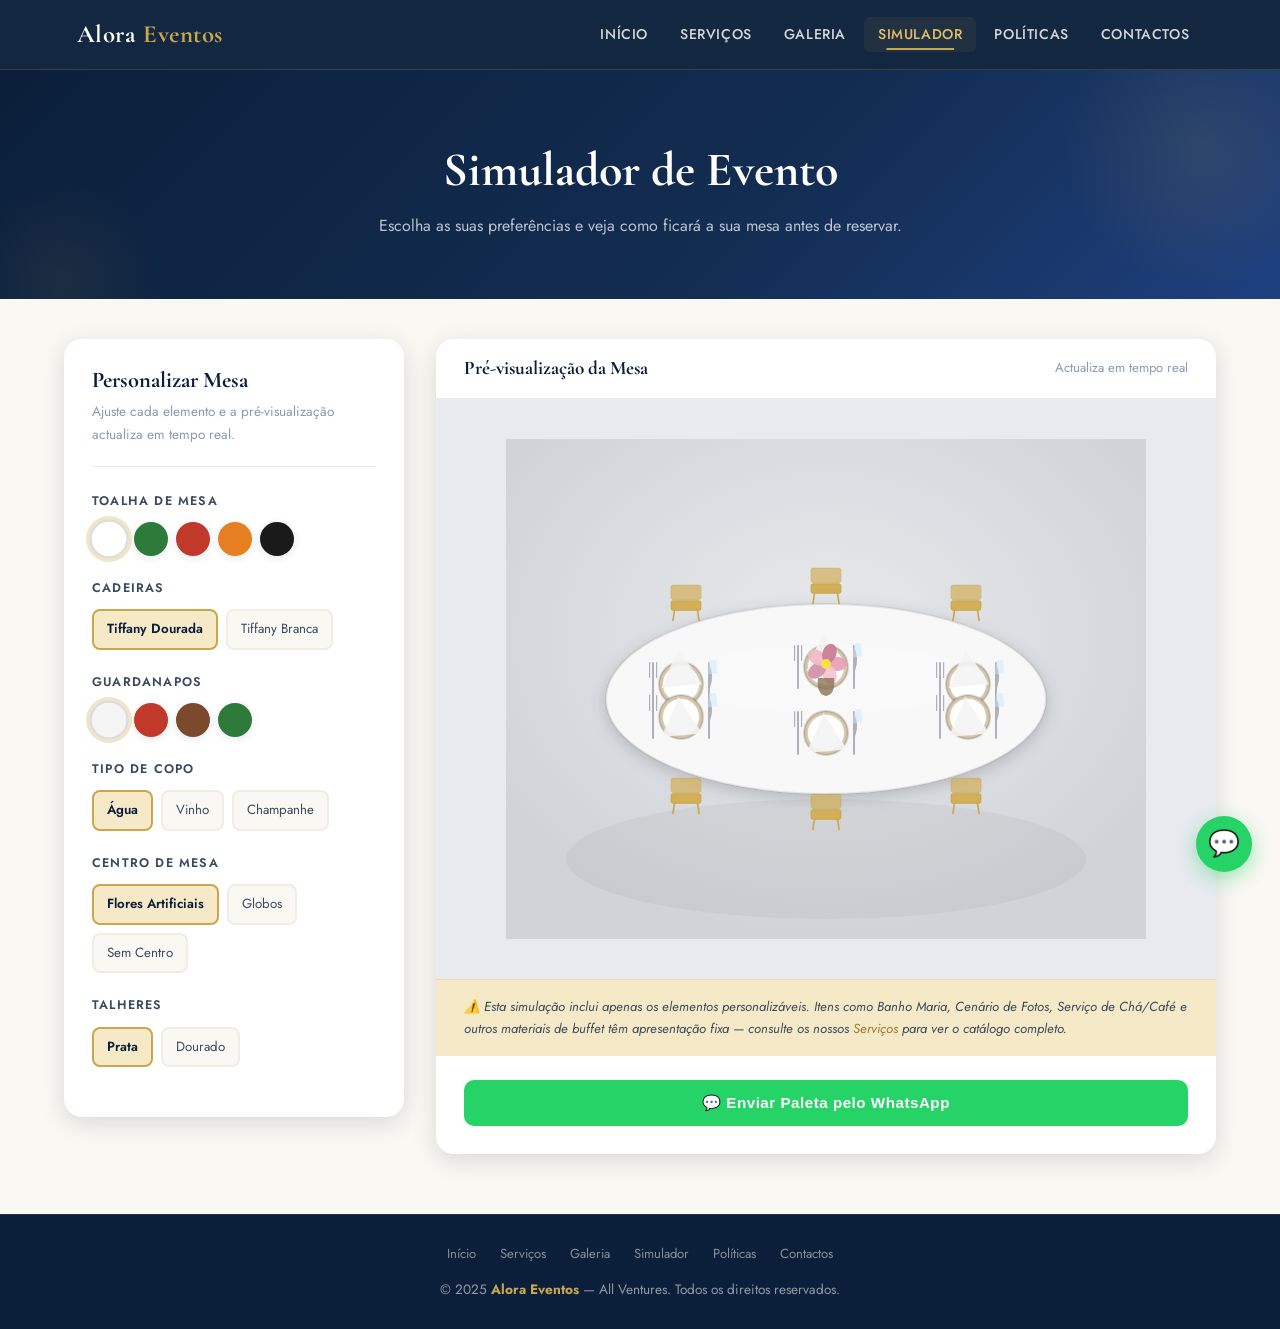
<file: simulador.html>
<!DOCTYPE html>
<html lang="pt">
<head>
  <meta charset="UTF-8" />
  <meta name="viewport" content="width=device-width, initial-scale=1.0" />
  <title>Simulador de Evento — Alora Eventos</title>
  <link rel="stylesheet" href="style.css" />
</head>
<body>

  <!-- Navbar -->
  <nav class="navbar">
    <div class="logo"><a href="eventos.html">Alora <span>Eventos</span></a></div>
    <div class="nav-links">
      <a href="index.html">Início</a>
      <a href="servicos.html">Serviços</a>
      <a href="galeria.html">Galeria</a>
      <a href="simulador.html" class="active">Simulador</a>
      <a href="politicas.html">Políticas</a>
      <a href="contactos.html">Contactos</a>
    </div>
    <div class="nav-toggle" id="navToggle">
      <span></span><span></span><span></span>
    </div>
  </nav>

  <!-- Header -->
  <div class="page-header">
    <h1 class="fade-in">Simulador de Evento</h1>
    <p class="fade-in">Escolha as suas preferências e veja como ficará a sua mesa antes de reservar.</p>
  </div>

  <!-- Simulator -->
  <div class="simulator-wrap">

    <!-- Controls Panel -->
    <aside class="sim-controls">
      <h3>Personalizar Mesa</h3>
      <p>Ajuste cada elemento e a pré-visualização actualiza em tempo real.</p>

      <!-- Toalha -->
      <div class="sim-group">
        <label>Toalha de Mesa</label>
        <div class="sim-color-opts" id="opt-toalha">
          <div class="sim-color selected" data-group="toalha" data-value="branca"   style="background:#ffffff; border:2px solid #ddd;" title="Branca"></div>
          <div class="sim-color"          data-group="toalha" data-value="verde"    style="background:#2d7a3a;" title="Verde"></div>
          <div class="sim-color"          data-group="toalha" data-value="vermelha" style="background:#c0392b;" title="Vermelha"></div>
          <div class="sim-color"          data-group="toalha" data-value="laranja"  style="background:#e67e22;" title="Laranja"></div>
          <div class="sim-color"          data-group="toalha" data-value="preta"    style="background:#1a1a1a;" title="Preta"></div>
        </div>
      </div>

      <!-- Cadeiras -->
      <div class="sim-group">
        <label>Cadeiras</label>
        <div class="sim-options" id="opt-cadeira">
          <div class="sim-opt selected" data-group="cadeira" data-value="tiffany-gold">Tiffany Dourada</div>
          <div class="sim-opt"          data-group="cadeira" data-value="tiffany-branca">Tiffany Branca</div>
        </div>
      </div>

      <!-- Guardanapos -->
      <div class="sim-group">
        <label>Guardanapos</label>
        <div class="sim-color-opts" id="opt-guardanapo">
          <div class="sim-color selected" data-group="guardanapo" data-value="branco"    style="background:#f5f5f5; border:2px solid #ddd;" title="Branco"></div>
          <div class="sim-color"          data-group="guardanapo" data-value="vermelho"  style="background:#c0392b;" title="Vermelho"></div>
          <div class="sim-color"          data-group="guardanapo" data-value="castanho"  style="background:#7b4a2d;" title="Castanho"></div>
          <div class="sim-color"          data-group="guardanapo" data-value="verde"     style="background:#2d7a3a;" title="Verde"></div>
        </div>
      </div>

      <!-- Copos -->
      <div class="sim-group">
        <label>Tipo de Copo</label>
        <div class="sim-options" id="opt-copo">
          <div class="sim-opt selected" data-group="copo" data-value="agua">Água</div>
          <div class="sim-opt"          data-group="copo" data-value="vinho">Vinho</div>
          <div class="sim-opt"          data-group="copo" data-value="champanhe">Champanhe</div>
        </div>
      </div>

      <!-- Centro de mesa -->
      <div class="sim-group">
        <label>Centro de Mesa</label>
        <div class="sim-options" id="opt-centro">
          <div class="sim-opt selected" data-group="centro" data-value="flores">Flores Artificiais</div>
          <div class="sim-opt"          data-group="centro" data-value="globos">Globos</div>
          <div class="sim-opt"          data-group="centro" data-value="nenhum">Sem Centro</div>
        </div>
      </div>

      <!-- Talheres -->
      <div class="sim-group">
        <label>Talheres</label>
        <div class="sim-options" id="opt-talher">
          <div class="sim-opt selected" data-group="talher" data-value="prata">Prata</div>
          <div class="sim-opt"          data-group="talher" data-value="dourado">Dourado</div>
        </div>
      </div>

    </aside>

    <!-- Preview Panel -->
    <div class="sim-preview">
      <div class="sim-preview-label">
        <h3>Pré-visualização da Mesa</h3>
        <p>Actualiza em tempo real</p>
      </div>

      <div id="sim-canvas-wrap">
        <!-- SVG rendered by JS -->
      </div>

      <div class="sim-note">
        ⚠️ Esta simulação inclui apenas os elementos personalizáveis. Itens como Banho Maria, Cenário de Fotos, Serviço de Chá/Café e outros materiais de buffet têm apresentação fixa — consulte os nossos <a href="servicos.html" style="color:var(--gold-dim);">Serviços</a> para ver o catálogo completo.
      </div>

      <button class="sim-whatsapp-btn" id="simWhatsapp">
        💬 Enviar Paleta pelo WhatsApp
      </button>
    </div>

  </div>

  <!-- Footer -->
  <footer class="footer">
    <div class="footer-links">
      <a href="eventos.html">Início</a>
      <a href="servicos.html">Serviços</a>
      <a href="galeria.html">Galeria</a>
      <a href="simulador.html">Simulador</a>
      <a href="politicas.html">Políticas</a>
      <a href="contactos.html">Contactos</a>
    </div>
    <p>&copy; 2025 <strong>Alora Eventos</strong> — All Ventures. Todos os direitos reservados.</p>
  </footer>

  <a class="whatsapp-float" href="https://wa.me/258843988947" target="_blank" title="Contactar pelo WhatsApp">💬</a>

  <script src="script.js"></script>
  <script>
    

    // =====================
    //  SIMULATOR LOGIC
    // =====================
    var state = {
      toalha:     'branca',
      cadeira:    'tiffany-gold',
      guardanapo: 'branco',
      copo:       'agua',
      centro:     'flores',
      talher:     'prata'
    };

    var toalhaColors = {
      branca:   '#f8f8f8',
      verde:    '#2d7a3a',
      vermelha: '#c0392b',
      laranja:  '#e67e22',
      preta:    '#1a1a1a'
    };

    var guardanapoColors = {
      branco:   '#f5f5f5',
      vermelho: '#c0392b',
      castanho: '#7b4a2d',
      verde:    '#2d7a3a'
    };

    var toalhaLabels    = { branca:'Branca', verde:'Verde', vermelha:'Vermelha', laranja:'Laranja', preta:'Preta' };
    var cadeiraLabels   = { 'tiffany-gold':'Tiffany Dourada', 'tiffany-branca':'Tiffany Branca' };
    var guardLabels     = { branco:'Branco', vermelho:'Vermelho', castanho:'Castanho', verde:'Verde' };
    var copoLabels      = { agua:'Copo de Água', vinho:'Taça de Vinho', champanhe:'Taça de Champanhe' };
    var centroLabels    = { flores:'Flores Artificiais', globos:'Globos', nenhum:'Sem Centro' };
    var talherLabels    = { prata:'Prata', dourado:'Dourado' };

    function getTableColor() { return toalhaColors[state.toalha] || '#f8f8f8'; }
    function getGuardColor()  { return guardanapoColors[state.guardanapo] || '#f5f5f5'; }

    function isLight(hex) {
      var r = parseInt(hex.slice(1,3),16);
      var g = parseInt(hex.slice(3,5),16);
      var b = parseInt(hex.slice(5,7),16);
      return (r*0.299 + g*0.587 + b*0.114) > 140;
    }

    // Draw a wine glass shape
    function drawWineGlass(x, y, color, scale) {
      scale = scale || 1;
      var w = 10 * scale, h = 22 * scale;
      return '<g opacity="0.9">'
        + '<ellipse cx="'+x+'" cy="'+(y-h*0.05)+'" rx="'+(w*0.5)+'" ry="'+(h*0.08)+'" fill="'+color+'" stroke="rgba(255,255,255,0.5)" stroke-width="0.5"/>'
        + '<path d="M'+(x-w*0.5)+','+(y-h*0.05)+' Q'+(x-w*0.55)+','+(y+h*0.35)+' '+(x-w*0.1)+','+(y+h*0.45)+' L'+(x+w*0.1)+','+(y+h*0.45)+' Q'+(x+w*0.55)+','+(y+h*0.35)+' '+(x+w*0.5)+','+(y-h*0.05)+'Z" fill="'+color+'" stroke="rgba(255,255,255,0.4)" stroke-width="0.5"/>'
        + '<line x1="'+x+'" y1="'+(y+h*0.45)+'" x2="'+x+'" y2="'+(y+h*0.72)+'" stroke="rgba(255,255,255,0.6)" stroke-width="'+(1.2*scale)+'"/>'
        + '<ellipse cx="'+x+'" cy="'+(y+h*0.72)+'" rx="'+(w*0.35)+'" ry="'+(h*0.06)+'" fill="'+color+'" stroke="rgba(255,255,255,0.4)" stroke-width="0.5"/>'
        + '</g>';
    }

    function drawChampagne(x, y, color, scale) {
      scale = scale || 1;
      var w = 7 * scale, h = 24 * scale;
      return '<g opacity="0.9">'
        + '<path d="M'+(x-w*0.35)+','+(y)+' L'+(x-w*0.5)+','+(y+h*0.55)+' L'+(x+w*0.5)+','+(y+h*0.55)+' L'+(x+w*0.35)+','+(y)+'Z" fill="'+color+'" stroke="rgba(255,255,255,0.5)" stroke-width="0.5"/>'
        + '<line x1="'+x+'" y1="'+(y+h*0.55)+'" x2="'+x+'" y2="'+(y+h*0.78)+'" stroke="rgba(255,255,255,0.6)" stroke-width="'+(1.2*scale)+'"/>'
        + '<ellipse cx="'+x+'" cy="'+(y+h*0.78)+'" rx="'+(w*0.38)+'" ry="'+(h*0.055)+'" fill="'+color+'" stroke="rgba(255,255,255,0.4)" stroke-width="0.5"/>'
        + '</g>';
    }

    function drawWaterGlass(x, y, color, scale) {
      scale = scale || 1;
      var w = 10 * scale, h = 18 * scale;
      return '<g opacity="0.85">'
        + '<path d="M'+(x-w*0.38)+','+(y)+' L'+(x-w*0.5)+','+(y+h*0.85)+' L'+(x+w*0.5)+','+(y+h*0.85)+' L'+(x+w*0.38)+','+(y)+'Z" fill="'+color+'" stroke="rgba(255,255,255,0.5)" stroke-width="0.5"/>'
        + '</g>';
    }

    function drawGlass(x, y, tipo, scale) {
      var col = 'rgba(200,230,255,0.55)';
      if (tipo === 'vinho')     return drawWineGlass(x, y, col, scale);
      if (tipo === 'champanhe') return drawChampagne(x, y, col, scale);
      return drawWaterGlass(x, y, col, scale);
    }

    function drawPlate(cx, cy, r, baseColor) {
      var bc = baseColor || '#e0e0e0';
      var light = isLight(bc);
      var stroke = light ? 'rgba(0,0,0,0.15)' : 'rgba(255,255,255,0.2)';
      return '<circle cx="'+cx+'" cy="'+cy+'" r="'+r+'" fill="'+bc+'" stroke="'+stroke+'" stroke-width="2"/>'
           + '<circle cx="'+cx+'" cy="'+cy+'" r="'+(r*0.72)+'" fill="white" stroke="'+stroke+'" stroke-width="1.5"/>';
    }

    function drawNapkin(cx, cy, color) {
      var nc = color;
      var tip = cy - 28;
      return '<polygon points="'+(cx)+','+(tip)+' '+(cx-20)+','+(cy+10)+' '+(cx+20)+','+(cy+10)+'" fill="'+nc+'" opacity="0.9" stroke="rgba(255,255,255,0.3)" stroke-width="1" transform="rotate(-5 '+cx+' '+cy+')"/>';
    }

    function drawFork(x, y, color) {
      var c = color === 'dourado' ? '#c9a84c' : '#b0b0b8';
      return '<g><rect x="'+(x-1)+'" y="'+(y-22)+'" width="2" height="44" rx="1" fill="'+c+'"/>'
           + '<rect x="'+(x-4)+'" y="'+(y-22)+'" width="1.2" height="16" rx="0.6" fill="'+c+'"/>'
           + '<rect x="'+(x+3)+'" y="'+(y-22)+'" width="1.2" height="16" rx="0.6" fill="'+c+'"/></g>';
    }

    function drawKnife(x, y, color) {
      var c = color === 'dourado' ? '#c9a84c' : '#b0b0b8';
      return '<g><rect x="'+(x-1)+'" y="'+(y-22)+'" width="2" height="44" rx="1" fill="'+c+'"/>'
           + '<path d="M'+(x-1)+','+(y-22)+' Q'+(x+6)+','+(y-10)+' '+(x+1)+','+(y+4)+'L'+(x-1)+','+(y+4)+'Z" fill="'+c+'"/></g>';
    }

    function drawFlowerCentre(cx, cy) {
      var svg = '';
      var petals = ['#e8a0b4','#f5c2d0','#d48fa8','#f0b8c8','#c97a95'];
      for (var i = 0; i < 5; i++) {
        var ang = (i / 5) * 2 * Math.PI;
        var px = cx + Math.cos(ang) * 11;
        var py = cy + Math.sin(ang) * 11;
        svg += '<ellipse cx="'+px+'" cy="'+py+'" rx="7" ry="10" fill="'+petals[i]+'" opacity="0.92" transform="rotate('+(i*72+90)+' '+px+' '+py+')"/>';
      }
      svg += '<ellipse cx="'+cx+'" cy="'+cy+'" rx="5" ry="5" fill="#f5e642" opacity="0.95"/>';
      // Vase
      svg += '<path d="M'+(cx-8)+','+(cy+14)+' Q'+(cx-10)+','+(cy+30)+' '+(cx)+','+(cy+32)+' Q'+(cx+10)+','+(cy+30)+' '+(cx+8)+','+(cy+14)+'Z" fill="#8b7355" opacity="0.8"/>';
      return svg;
    }

    function drawGlobosCentre(cx, cy) {
      var cols = ['#e74c3c','#3498db','#f1c40f','#2ecc71','#9b59b6'];
      var svg = '';
      var positions = [[-14,-18],[0,-26],[14,-18],[-8,-8],[8,-8]];
      positions.forEach(function(p, i) {
        var bx = cx + p[0], by = cy + p[1];
        svg += '<circle cx="'+bx+'" cy="'+by+'" r="10" fill="'+cols[i % cols.length]+'" opacity="0.88" stroke="rgba(255,255,255,0.3)" stroke-width="1"/>';
        svg += '<line x1="'+bx+'" y1="'+(by+10)+'" x2="'+cx+'" y2="'+(cy+28)+'" stroke="rgba(0,0,0,0.25)" stroke-width="0.8"/>';
      });
      svg += '<circle cx="'+cx+'" cy="'+(cy+28)+'" r="2" fill="#555"/>';
      return svg;
    }

    function drawCentre(cx, cy, tipo) {
      if (tipo === 'flores')  return drawFlowerCentre(cx, cy);
      if (tipo === 'globos')  return drawGlobosCentre(cx, cy);
      return '';
    }

    function drawChair(cx, cy, tipo, scale) {
      scale = scale || 1;
      var isGold = tipo === 'tiffany-gold';
      var frame  = isGold ? '#c9a84c' : '#e8e8e8';
      var seat   = isGold ? '#d4af5a' : '#f2f2f2';
      var w = 36 * scale, h = 38 * scale;
      return '<g>'
        + '<rect x="'+(cx-w/2)+'" y="'+(cy-h*0.1)+'" width="'+w+'" height="'+(h*0.3)+'" rx="'+(3*scale)+'" fill="'+seat+'" stroke="'+frame+'" stroke-width="'+(1.5*scale)+'"/>'
        + '<rect x="'+(cx-w/2)+'" y="'+(cy-h*0.1-h*0.5)+'" width="'+w+'" height="'+(h*0.45)+'" rx="'+(3*scale)+'" fill="'+seat+'" stroke="'+frame+'" stroke-width="'+(1.5*scale)+'" opacity="0.7"/>'
        + '<line x1="'+(cx-w/2+4*scale)+'" y1="'+(cy+h*0.2)+'" x2="'+(cx-w/2+2*scale)+'" y2="'+(cy+h*0.55)+'" stroke="'+frame+'" stroke-width="'+(2*scale)+'"/>'
        + '<line x1="'+(cx+w/2-4*scale)+'" y1="'+(cy+h*0.2)+'" x2="'+(cx+w/2-2*scale)+'" y2="'+(cy+h*0.55)+'" stroke="'+frame+'" stroke-width="'+(2*scale)+'"/>'
        + '</g>';
    }

    function renderSVG() {
      var W = 640, H = 500;
      var tc  = getTableColor();
      var light = isLight(tc);
      var tl  = light ? 'rgba(0,0,0,0.08)' : 'rgba(255,255,255,0.08)';
      var gc  = getGuardColor();

      // Base colors for plate based on table
      var plateBaseColors = {
        dourada:   '#c9a84c',
        palha:     '#c8a45a',
        prata:     '#b0b0b8',
        vermelha:  '#c0392b',
        vidro:     '#aad4e8'
      };
      var baseCol = '#d4c5a9';

      var svg = '<svg viewBox="0 0 '+W+' '+H+'" xmlns="http://www.w3.org/2000/svg" style="display:block;">';

      // Background room
      svg += '<defs>'
           + '<radialGradient id="roomGrad" cx="50%" cy="40%" r="60%"><stop offset="0%" stop-color="#e8eaed"/><stop offset="100%" stop-color="#d0d3d8"/></radialGradient>'
           + '<filter id="shadow"><feDropShadow dx="0" dy="4" stdDeviation="8" flood-opacity="0.18"/></filter>'
           + '</defs>';
      svg += '<rect width="'+W+'" height="'+H+'" fill="url(#roomGrad)"/>';

      // Floor suggestion
      svg += '<ellipse cx="320" cy="420" rx="260" ry="60" fill="rgba(0,0,0,0.04)"/>';

      // Table surface (oval)
      var tx = 320, ty = 260, trx = 220, try_ = 95;
      svg += '<ellipse cx="'+tx+'" cy="'+ty+'" rx="'+trx+'" ry="'+try_+'" fill="'+tc+'" filter="url(#shadow)" stroke="'+tl+'" stroke-width="2"/>';
      // Table highlight
      svg += '<ellipse cx="'+tx+'" cy="'+(ty-20)+'" rx="'+(trx*0.7)+'" ry="'+(try_*0.35)+'" fill="rgba(255,255,255,0.12)"/>';

      // Chairs: top 3, bottom 3
      var chairPositions = [
        [180,165,0.82],[320,148,0.82],[460,165,0.82],
        [180,358,0.82],[320,374,0.82],[460,358,0.82]
      ];
      chairPositions.forEach(function(cp) {
        svg += drawChair(cp[0], cp[1], state.cadeira, cp[2]);
      });

      // Place settings: 3 top, 3 bottom
      var places = [
        {x:175, y:245, flip:false},
        {x:320, y:228, flip:false},
        {x:462, y:245, flip:false},
        {x:175, y:278, flip:true},
        {x:320, y:294, flip:true},
        {x:462, y:278, flip:true}
      ];

      places.forEach(function(p) {
        // Base
        svg += drawPlate(p.x, p.y, 22, baseCol);
        // Plate
        svg += drawPlate(p.x, p.y, 18, '#fff');
        // Napkin
        svg += drawNapkin(p.x, p.y + (p.flip ? 8 : -8), gc);
        // Fork left
        svg += drawFork(p.x - 28, p.y, state.talher);
        // Knife right
        svg += drawKnife(p.x + 28, p.y, state.talher);
        // Glass — top right of plate
        var gx = p.x + 32, gy = p.y - 24;
        svg += drawGlass(gx, gy, state.copo, 0.9);
      });

      // Centre piece
      svg += drawCentre(320, 225, state.centro);

      svg += '</svg>';
      return svg;
    }

    function updatePreview() {
      document.getElementById('sim-canvas-wrap').innerHTML = renderSVG();
    }

    // Click handlers
    document.querySelectorAll('.sim-color').forEach(function(el) {
      el.addEventListener('click', function() {
        var group = this.getAttribute('data-group');
        document.querySelectorAll('.sim-color[data-group="'+group+'"]').forEach(function(c){ c.classList.remove('selected'); });
        this.classList.add('selected');
        state[group] = this.getAttribute('data-value');
        updatePreview();
      });
    });

    document.querySelectorAll('.sim-opt').forEach(function(el) {
      el.addEventListener('click', function() {
        var group = this.getAttribute('data-group');
        document.querySelectorAll('.sim-opt[data-group="'+group+'"]').forEach(function(c){ c.classList.remove('selected'); });
        this.classList.add('selected');
        state[group] = this.getAttribute('data-value');
        updatePreview();
      });
    });

    // WhatsApp button
    document.getElementById('simWhatsapp').addEventListener('click', function() {
      var msg = '🌟 *Simulação de Evento — Alora Eventos*\n\n'
        + 'Olá! Gostaria de fazer uma reserva com a seguinte configuração:\n\n'
        + '🍽️ *Toalha de Mesa:* ' + toalhaLabels[state.toalha] + '\n'
        + '💺 *Cadeiras:* ' + cadeiraLabels[state.cadeira] + '\n'
        + '🎀 *Guardanapos:* ' + guardLabels[state.guardanapo] + '\n'
        + '🥂 *Copos:* ' + copoLabels[state.copo] + '\n'
        + '🌸 *Centro de Mesa:* ' + centroLabels[state.centro] + '\n'
        + '🍴 *Talheres:* ' + talherLabels[state.talher] + '\n\n'
        + 'Podem indicar disponibilidade e preços?';
      window.open('https://wa.me/258843988947?text=' + encodeURIComponent(msg), '_blank');
    });

    // Initial render
    updatePreview();
  </script>
</body>
</html>
</file>
<file: style.css>
﻿/* ===========================
   ALORA EVENTOS AZUL & DOURADO
   style.css
   
   Desenvolvido por:Shelton J
=========================== */

@import url('https://fonts.googleapis.com/css2?family=Cormorant+Garamond:ital,wght@0,400;0,600;0,700;1,400;1,600&family=Jost:wght@300;400;500;600&display=swap');

:root {
  --navy:        #0b1f3a;
  --navy-mid:    #132d52;
  --navy-light:  #1e4080;
  --gold:        #c9a84c;
  --gold-light:  #e2c06a;
  --gold-pale:   #f5e9c8;
  --gold-dim:    #a07c2e;
  --white:       #ffffff;
  --off-white:   #faf8f3;
  --gray-light:  #f0ede6;
  --text-dark:   #0e1a2b;
  --text-mid:    #3a4a5e;
  --text-light:  #8a9ab5;
  --shadow-sm:   0 2px 8px rgba(11,31,58,0.10);
  --shadow-md:   0 6px 24px rgba(11,31,58,0.14);
  --shadow-lg:   0 16px 48px rgba(11,31,58,0.18);
  --radius:      10px;
  --radius-lg:   18px;
  --transition:  all 0.3s cubic-bezier(.4,0,.2,1);
}

*, *::before, *::after { margin: 0; padding: 0; box-sizing: border-box; }

html { scroll-behavior: smooth; }

body {
  font-family: 'Jost', sans-serif;
  background: var(--off-white);
  color: var(--text-dark);
  line-height: 1.7;
  overflow-x: hidden;
}

h1, h2, h3, h4 {
  font-family: 'Cormorant Garamond', serif;
  line-height: 1.2;
}

a { text-decoration: none; color: inherit; }
img { max-width: 100%; display: block; }
ul { list-style: none; }

/* ===========================
   NAVBAR
=========================== */
.navbar {
  display: flex;
  justify-content: space-between;
  align-items: center;
  padding: 0 6%;
  height: 70px;
  background: rgba(11, 31, 58, 0.96);
  backdrop-filter: blur(12px);
  -webkit-backdrop-filter: blur(12px);
  position: sticky;
  top: 0;
  z-index: 1000;
  border-bottom: 1px solid rgba(201,168,76,0.2);
  transition: var(--transition);
}

.navbar.scrolled {
  height: 60px;
  background: rgba(11, 31, 58, 0.99);
  box-shadow: 0 4px 20px rgba(0,0,0,0.3);
}

.navbar .logo a {
  font-family: 'Cormorant Garamond', serif;
  font-size: 1.55rem;
  font-weight: 700;
  color: var(--white);
  letter-spacing: 0.5px;
  display: flex;
  align-items: center;
  gap: 8px;
}

.navbar .logo a span {
  color: var(--gold);
}

.nav-links {
  display: flex;
  align-items: center;
  gap: 4px;
}

.nav-links a {
  color: rgba(255,255,255,0.82);
  font-size: 0.88rem;
  font-weight: 500;
  letter-spacing: 0.6px;
  text-transform: uppercase;
  padding: 6px 14px;
  border-radius: 6px;
  transition: var(--transition);
  position: relative;
}

.nav-links a::after {
  content: '';
  position: absolute;
  bottom: 2px;
  left: 50%;
  transform: translateX(-50%);
  width: 0;
  height: 2px;
  background: var(--gold);
  border-radius: 2px;
  transition: width 0.3s ease;
}

.nav-links a:hover,
.nav-links a.active {
  color: var(--gold-light);
  background: rgba(201,168,76,0.08);
}

.nav-links a:hover::after,
.nav-links a.active::after {
  width: 60%;
}

/* Hamburger */
.nav-toggle {
  display: none;
  flex-direction: column;
  gap: 5px;
  cursor: pointer;
  padding: 5px;
}
.nav-toggle span {
  display: block;
  width: 24px;
  height: 2px;
  background: var(--gold);
  border-radius: 2px;
  transition: var(--transition);
}
.nav-toggle.open span:nth-child(1) { transform: rotate(45deg) translate(5px,5px); }
.nav-toggle.open span:nth-child(2) { opacity: 0; }
.nav-toggle.open span:nth-child(3) { transform: rotate(-45deg) translate(5px,-5px); }

/* ===========================
   HERO
=========================== */
.hero {
  position: relative;
  height: 92vh;
  min-height: 560px;
  display: flex;
  align-items: center;
  justify-content: center;
  text-align: center;
  overflow: hidden;
  background: var(--navy);
}

.hero-bg {
  position: absolute;
  inset: 0;
  background: url('imagens/main.jpg') center/cover no-repeat;
  transform: scale(1.04);
  transition: transform 8s ease;
}

.hero.loaded .hero-bg { transform: scale(1); }

.hero-overlay {
  position: absolute;
  inset: 0;
  background: linear-gradient(
    160deg,
    rgba(11,31,58,0.78) 0%,
    rgba(11,31,58,0.55) 50%,
    rgba(11,31,58,0.72) 100%
  );
}

.hero-content {
  position: relative;
  z-index: 2;
  max-width: 760px;
  padding: 0 24px;
}

.hero-eyebrow {
  display: inline-block;
  font-size: 0.78rem;
  font-weight: 600;
  letter-spacing: 3px;
  text-transform: uppercase;
  color: var(--gold);
  border: 1px solid rgba(201,168,76,0.4);
  padding: 5px 16px;
  border-radius: 20px;
  margin-bottom: 22px;
  opacity: 0;
  animation: fadeUp 0.8s 0.3s forwards;
}

.hero h1 {
  font-size: clamp(2.6rem, 6vw, 4.2rem);
  color: var(--white);
  margin-bottom: 18px;
  opacity: 0;
  animation: fadeUp 0.8s 0.5s forwards;
}

.hero h1 em {
  font-style: italic;
  color: var(--gold-light);
}

.hero p {
  font-size: 1.1rem;
  color: rgba(255,255,255,0.82);
  max-width: 520px;
  margin: 0 auto 32px;
  opacity: 0;
  animation: fadeUp 0.8s 0.7s forwards;
}

.hero-btns {
  display: flex;
  gap: 14px;
  justify-content: center;
  flex-wrap: wrap;
  opacity: 0;
  animation: fadeUp 0.8s 0.9s forwards;
}

/* ===========================
   BUTTONS
=========================== */
.btn-primary {
  background: var(--gold);
  color: var(--navy);
  padding: 13px 30px;
  font-family: 'Jost', sans-serif;
  font-size: 0.88rem;
  font-weight: 600;
  letter-spacing: 1px;
  text-transform: uppercase;
  border: none;
  border-radius: var(--radius);
  cursor: pointer;
  transition: var(--transition);
  display: inline-block;
}

.btn-primary:hover {
  background: var(--gold-light);
  transform: translateY(-2px);
  box-shadow: 0 8px 24px rgba(201,168,76,0.35);
}

.btn-outline {
  background: transparent;
  color: var(--white);
  padding: 12px 30px;
  font-family: 'Jost', sans-serif;
  font-size: 0.88rem;
  font-weight: 500;
  letter-spacing: 1px;
  text-transform: uppercase;
  border: 1px solid rgba(255,255,255,0.5);
  border-radius: var(--radius);
  cursor: pointer;
  transition: var(--transition);
  display: inline-block;
}

.btn-outline:hover {
  border-color: var(--gold);
  color: var(--gold);
  transform: translateY(-2px);
}

/* ===========================
   STATS
=========================== */
.stats {
  display: flex;
  justify-content: center;
  flex-wrap: wrap;
  gap: 0;
  background: var(--navy);
  border-top: 1px solid rgba(201,168,76,0.15);
}

.stat {
  flex: 1;
  min-width: 160px;
  text-align: center;
  padding: 32px 24px;
  border-right: 1px solid rgba(201,168,76,0.1);
  position: relative;
}

.stat:last-child { border-right: none; }

.stat-number {
  display: block;
  font-family: 'Cormorant Garamond', serif;
  font-size: 2.8rem;
  font-weight: 700;
  color: var(--gold);
  line-height: 1;
  margin-bottom: 6px;
}

.stat-label {
  font-size: 0.82rem;
  letter-spacing: 1.2px;
  text-transform: uppercase;
  color: rgba(255,255,255,0.55);
}

/* ===========================
   SECTION HEADERS
=========================== */
.section-header {
  text-align: center;
  padding: 70px 24px 40px;
}

.section-eyebrow {
  display: inline-block;
  font-size: 0.75rem;
  font-weight: 600;
  letter-spacing: 3px;
  text-transform: uppercase;
  color: var(--gold);
  margin-bottom: 12px;
}

.section-header h2 {
  font-size: clamp(1.9rem, 4vw, 2.8rem);
  color: var(--navy);
  margin-bottom: 14px;
}

.section-header p {
  color: var(--text-mid);
  max-width: 540px;
  margin: 0 auto;
  font-size: 1rem;
}

.divider-gold {
  width: 52px;
  height: 2px;
  background: linear-gradient(90deg, var(--gold), var(--gold-light));
  margin: 18px auto 0;
  border-radius: 2px;
}

/* ===========================
   PAGE HEADER (inner pages)
=========================== */
.page-header {
  background: linear-gradient(135deg, var(--navy) 0%, var(--navy-mid) 60%, var(--navy-light) 100%);
  padding: 72px 24px 60px;
  text-align: center;
  position: relative;
  overflow: hidden;
}

.page-header::before {
  content: '';
  position: absolute;
  top: -60px; right: -60px;
  width: 280px; height: 280px;
  border-radius: 50%;
  background: radial-gradient(circle, rgba(201,168,76,0.12) 0%, transparent 70%);
}

.page-header::after {
  content: '';
  position: absolute;
  bottom: -80px; left: -40px;
  width: 200px; height: 200px;
  border-radius: 50%;
  background: radial-gradient(circle, rgba(201,168,76,0.08) 0%, transparent 70%);
}

.page-header h1 {
  font-size: clamp(2rem, 5vw, 3rem);
  color: var(--white);
  margin-bottom: 12px;
  position: relative; z-index: 1;
}

.page-header p {
  color: rgba(255,255,255,0.72);
  font-size: 1rem;
  position: relative; z-index: 1;
}

/* ===========================
   SERVICES PAGE
=========================== */
.servicos-pilares {
  display: grid;
  grid-template-columns: repeat(auto-fit, minmax(280px, 1fr));
  gap: 28px;
  padding: 50px 6%;
  background: var(--white);
}

.pilar-card {
  border: 1px solid var(--gray-light);
  border-radius: var(--radius-lg);
  padding: 40px 32px;
  text-align: center;
  transition: var(--transition);
  position: relative;
  overflow: hidden;
}

.pilar-card::before {
  content: '';
  position: absolute;
  top: 0; left: 0; right: 0;
  height: 3px;
  background: linear-gradient(90deg, var(--gold), var(--gold-light));
  transform: scaleX(0);
  transform-origin: left;
  transition: transform 0.4s ease;
}

.pilar-card:hover::before { transform: scaleX(1); }

.pilar-card:hover {
  transform: translateY(-6px);
  box-shadow: var(--shadow-lg);
  border-color: rgba(201,168,76,0.2);
}

.pilar-icon {
  font-size: 2.8rem;
  margin-bottom: 20px;
  display: block;
}

.pilar-card h3 {
  font-size: 1.6rem;
  color: var(--navy);
  margin-bottom: 12px;
}

.pilar-card p {
  color: var(--text-mid);
  font-size: 0.95rem;
  line-height: 1.7;
}

/* Catalogo */
.catalogo-section {
  padding: 20px 6% 60px;
  background: var(--off-white);
}

.catalogo-section > .section-header {
  padding-top: 50px;
  padding-bottom: 30px;
}

.catalogo-grid {
  display: grid;
  grid-template-columns: repeat(auto-fill, minmax(300px, 1fr));
  gap: 24px;
}

.catalogo-categoria {
  background: var(--white);
  border-radius: var(--radius-lg);
  box-shadow: var(--shadow-sm);
  overflow: hidden;
  transition: var(--transition);
  border: 1px solid transparent;
}

.catalogo-categoria:hover {
  box-shadow: var(--shadow-md);
  border-color: rgba(201,168,76,0.15);
}

.cat-header {
  background: var(--navy);
  padding: 18px 24px;
  display: flex;
  align-items: center;
  gap: 12px;
}

.cat-header span.cat-icon { font-size: 1.3rem; }

.cat-header h3 {
  font-size: 1.15rem;
  color: var(--gold-light);
  font-weight: 600;
}

.cat-items {
  padding: 16px 0;
}

.cat-item {
  display: flex;
  justify-content: space-between;
  align-items: center;
  padding: 10px 24px;
  border-bottom: 1px solid var(--gray-light);
  transition: background 0.2s;
}

.cat-item:last-child { border-bottom: none; }

.cat-item:hover { background: var(--gold-pale); }

.cat-item-name {
  font-size: 0.93rem;
  color: var(--text-dark);
}

.cat-item-sub {
  font-size: 0.78rem;
  color: var(--text-light);
  display: block;
}

.cat-item-price {
  font-family: 'Cormorant Garamond', serif;
  font-size: 1.05rem;
  font-weight: 700;
  color: var(--gold-dim);
  white-space: nowrap;
  margin-left: 12px;
}

.cat-note {
  padding: 10px 24px 16px;
  font-size: 0.82rem;
  color: var(--text-light);
  font-style: italic;
}

/* Transport banner */
.transporte-banner {
  margin: 40px 6% 0;
  background: linear-gradient(135deg, var(--navy), var(--navy-mid));
  border-radius: var(--radius-lg);
  padding: 28px 36px;
  display: flex;
  align-items: center;
  gap: 20px;
  color: var(--white);
}

.transporte-banner .t-icon { font-size: 2.2rem; flex-shrink: 0; }

.transporte-banner h4 {
  font-size: 1.15rem;
  color: var(--gold-light);
  margin-bottom: 4px;
}

.transporte-banner p {
  font-size: 0.9rem;
  color: rgba(255,255,255,0.72);
}

/* ===========================
   GALLERY PAGE
=========================== */
.gallery-grid {
  display: grid;
  grid-template-columns: repeat(auto-fill, minmax(240px, 1fr));
  gap: 16px;
  padding: 40px 5%;
}

.gallery-item {
  overflow: hidden;
  border-radius: var(--radius);
  box-shadow: var(--shadow-sm);
  aspect-ratio: 4/3;
  background: var(--gray-light);
  opacity: 0;
  transform: translateY(18px);
  transition: opacity 0.6s ease, transform 0.6s ease;
}

.gallery-item.visible {
  opacity: 1;
  transform: translateY(0);
}

.gallery-item img {
  width: 100%;
  height: 100%;
  object-fit: cover;
  cursor: zoom-in;
  transition: transform 0.5s ease;
}

.gallery-item:hover img { transform: scale(1.06); }

/* Lightbox */
#lightbox {
  position: fixed;
  inset: 0;
  background: rgba(5,12,24,0.95);
  z-index: 9000;
  display: flex;
  align-items: center;
  justify-content: center;
  opacity: 1;
  transition: opacity 0.3s;
}

#lightbox.hidden { display: none; }

#lightbox-img {
  max-width: 88vw;
  max-height: 85vh;
  object-fit: contain;
  border-radius: var(--radius);
  box-shadow: 0 24px 64px rgba(0,0,0,0.6);
}

.lb-close {
  position: absolute;
  top: 20px; right: 28px;
  font-size: 2rem;
  color: rgba(255,255,255,0.7);
  cursor: pointer;
  line-height: 1;
  transition: color 0.2s;
  background: none; border: none;
}
.lb-close:hover { color: var(--gold); }

.lb-prev, .lb-next {
  position: absolute;
  top: 50%;
  transform: translateY(-50%);
  background: rgba(201,168,76,0.15);
  border: 1px solid rgba(201,168,76,0.3);
  color: var(--gold-light);
  font-size: 1.6rem;
  width: 50px; height: 50px;
  border-radius: 50%;
  cursor: pointer;
  transition: var(--transition);
  display: flex; align-items: center; justify-content: center;
}
.lb-prev { left: 20px; }
.lb-next { right: 20px; }
.lb-prev:hover, .lb-next:hover {
  background: rgba(201,168,76,0.3);
  transform: translateY(-50%) scale(1.08);
}

/* ===========================
   SIMULATOR PAGE
=========================== */
.simulator-wrap {
  display: grid;
  grid-template-columns: 340px 1fr;
  gap: 32px;
  padding: 40px 5% 60px;
  align-items: start;
}

.sim-controls {
  background: var(--white);
  border-radius: var(--radius-lg);
  box-shadow: var(--shadow-md);
  padding: 28px;
  position: sticky;
  top: 90px;
}

.sim-controls h3 {
  font-size: 1.4rem;
  color: var(--navy);
  margin-bottom: 6px;
}

.sim-controls > p {
  font-size: 0.85rem;
  color: var(--text-light);
  margin-bottom: 24px;
  padding-bottom: 20px;
  border-bottom: 1px solid var(--gray-light);
}

.sim-group {
  margin-bottom: 22px;
}

.sim-group label {
  display: block;
  font-size: 0.78rem;
  font-weight: 600;
  letter-spacing: 1.2px;
  text-transform: uppercase;
  color: var(--text-mid);
  margin-bottom: 10px;
}

.sim-options {
  display: flex;
  flex-wrap: wrap;
  gap: 8px;
}

.sim-opt {
  cursor: pointer;
  border: 2px solid var(--gray-light);
  border-radius: 8px;
  padding: 7px 13px;
  font-size: 0.83rem;
  color: var(--text-mid);
  transition: var(--transition);
  background: var(--off-white);
  user-select: none;
}

.sim-opt:hover { border-color: var(--gold); color: var(--navy); }

.sim-opt.selected {
  border-color: var(--gold);
  background: var(--gold-pale);
  color: var(--navy);
  font-weight: 600;
}

.sim-color-opts {
  display: flex;
  flex-wrap: wrap;
  gap: 8px;
}

.sim-color {
  width: 34px; height: 34px;
  border-radius: 50%;
  cursor: pointer;
  border: 3px solid transparent;
  transition: var(--transition);
  box-shadow: var(--shadow-sm);
}

.sim-color:hover { transform: scale(1.12); }
.sim-color.selected { border-color: var(--gold); transform: scale(1.15); box-shadow: 0 0 0 3px rgba(201,168,76,0.3); }

.sim-preview {
  background: var(--white);
  border-radius: var(--radius-lg);
  box-shadow: var(--shadow-md);
  overflow: hidden;
}

.sim-preview-label {
  padding: 18px 28px;
  border-bottom: 1px solid var(--gray-light);
  display: flex;
  justify-content: space-between;
  align-items: center;
}

.sim-preview-label h3 {
  font-size: 1.2rem;
  color: var(--navy);
}

.sim-preview-label p {
  font-size: 0.82rem;
  color: var(--text-light);
}

#sim-canvas-wrap {
  padding: 40px;
  background: #e8eaf0;
  display: flex;
  align-items: center;
  justify-content: center;
  min-height: 480px;
}

#sim-canvas-wrap svg {
  width: 100%;
  max-width: 640px;
  height: auto;
}

.sim-note {
  padding: 16px 28px;
  background: var(--gold-pale);
  border-top: 1px solid rgba(201,168,76,0.25);
  font-size: 0.82rem;
  color: var(--text-mid);
  font-style: italic;
}

.sim-whatsapp-btn {
  display: block;
  margin: 24px 28px 28px;
  background: #25D366;
  color: var(--white);
  text-align: center;
  padding: 14px 24px;
  border-radius: var(--radius);
  font-weight: 600;
  font-size: 0.95rem;
  letter-spacing: 0.5px;
  transition: var(--transition);
  cursor: pointer;
  border: none;
  width: calc(100% - 56px);
}

.sim-whatsapp-btn:hover {
  background: #20bd5a;
  transform: translateY(-2px);
  box-shadow: 0 8px 24px rgba(37,211,102,0.3);
}

/* ===========================
   politicas
=========================== */
.politicas-content {
  max-width: 820px;
  margin: 0 auto;
  padding: 50px 24px 80px;
}

.politica-item {
  margin-bottom: 36px;
  padding: 28px 32px;
  background: var(--white);
  border-radius: var(--radius-lg);
  border-left: 4px solid var(--gold);
  box-shadow: var(--shadow-sm);
  transition: var(--transition);
}

.politica-item:hover {
  box-shadow: var(--shadow-md);
  transform: translateX(4px);
}

.politica-item h2 {
  font-size: 1.25rem;
  color: var(--navy);
  margin-bottom: 14px;
  display: flex;
  align-items: center;
  gap: 10px;
}

.pol-num {
  display: inline-flex;
  align-items: center;
  justify-content: center;
  width: 28px; height: 28px;
  background: var(--gold);
  color: var(--navy);
  border-radius: 50%;
  font-family: 'Jost', sans-serif;
  font-size: 0.82rem;
  font-weight: 700;
  flex-shrink: 0;
}

.politica-item li {
  padding: 6px 0;
  color: var(--text-mid);
  font-size: 0.93rem;
  display: flex;
  gap: 10px;
  align-items: flex-start;
}

.politica-item li::before {
  content: 'â€º';
  color: var(--gold);
  font-size: 1.1rem;
  font-weight: bold;
  flex-shrink: 0;
  margin-top: 1px;
}

/* Limpa qualquer marcador padrao que o navegador tente colocar */
.politica-item ul {
  list-style: none;
  padding-left: 0;
}

.politica-item li {
  padding: 8px 0;
  color: var(--text-mid);
  font-size: 0.95rem;
  display: flex;
  gap: 12px;
  align-items: flex-start;
  position: relative;
}

/* Cria a seta usando codigo tecnico seguro */
.politica-item li::before {
  content: '\203A'; /* Este e o codigo para a seta › */
  color: var(--gold);
  font-size: 1.3rem;
  font-weight: bold;
  line-height: 1;
  flex-shrink: 0;
}

/* ===========================
   CONTACTOS PAGE
=========================== */
.contactos-wrap {
  display: grid;
  grid-template-columns: 1fr 1fr;
  gap: 40px;
  padding: 50px 6% 80px;
  max-width: 1100px;
  margin: 0 auto;
}

.contactos-info h2 {
  font-size: 1.9rem;
  color: var(--navy);
  margin-bottom: 10px;
}

.contactos-info > p {
  color: var(--text-mid);
  margin-bottom: 32px;
}

.contact-card {
  display: flex;
  align-items: flex-start;
  gap: 16px;
  padding: 20px 22px;
  background: var(--white);
  border-radius: var(--radius);
  box-shadow: var(--shadow-sm);
  margin-bottom: 16px;
  transition: var(--transition);
  border: 1px solid transparent;
}

.contact-card:hover {
  border-color: rgba(201,168,76,0.2);
  box-shadow: var(--shadow-md);
}

.contact-icon {
  font-size: 1.6rem;
  flex-shrink: 0;
}

.contact-card h4 {
  font-size: 0.78rem;
  font-weight: 600;
  letter-spacing: 1.2px;
  text-transform: uppercase;
  color: var(--text-light);
  margin-bottom: 4px;
}

.contact-card p, .contact-card a {
  font-size: 0.97rem;
  color: var(--text-dark);
  transition: color 0.2s;
}

.contact-card a:hover { color: var(--gold-dim); }

.contactos-form {
  background: var(--white);
  border-radius: var(--radius-lg);
  box-shadow: var(--shadow-md);
  padding: 36px 32px;
}

.contactos-form h2 {
  font-size: 1.7rem;
  color: var(--navy);
  margin-bottom: 6px;
}

.contactos-form > p {
  color: var(--text-mid);
  font-size: 0.9rem;
  margin-bottom: 28px;
}

.form-row {
  display: grid;
  grid-template-columns: 1fr 1fr;
  gap: 16px;
}

.form-group {
  margin-bottom: 18px;
}

.form-group label {
  display: block;
  font-size: 0.8rem;
  font-weight: 600;
  letter-spacing: 0.8px;
  text-transform: uppercase;
  color: var(--text-mid);
  margin-bottom: 7px;
}

.form-group input,
.form-group select,
.form-group textarea {
  width: 100%;
  padding: 11px 14px;
  border: 1.5px solid var(--gray-light);
  border-radius: var(--radius);
  font-family: 'Jost', sans-serif;
  font-size: 0.93rem;
  color: var(--text-dark);
  background: var(--off-white);
  transition: var(--transition);
  outline: none;
}

.form-group input:focus,
.form-group select:focus,
.form-group textarea:focus {
  border-color: var(--gold);
  background: var(--white);
  box-shadow: 0 0 0 3px rgba(201,168,76,0.12);
}

.form-group textarea { resize: vertical; min-height: 110px; }

.form-submit {
  width: 100%;
  background: var(--navy);
  color: var(--gold-light);
  padding: 14px;
  border: none;
  border-radius: var(--radius);
  font-family: 'Jost', sans-serif;
  font-size: 0.9rem;
  font-weight: 600;
  letter-spacing: 1.2px;
  text-transform: uppercase;
  cursor: pointer;
  transition: var(--transition);
}

.form-submit:hover {
  background: var(--navy-light);
  transform: translateY(-2px);
  box-shadow: var(--shadow-md);
}

/* ===========================
   FOOTER
=========================== */
.footer {
  background: var(--navy);
  border-top: 1px solid rgba(201,168,76,0.15);
  color: rgba(255,255,255,0.55);
  text-align: center;
  padding: 28px 24px;
  font-size: 0.85rem;
}

.footer strong { color: var(--gold); }

.footer-links {
  display: flex;
  justify-content: center;
  gap: 24px;
  margin-bottom: 12px;
  flex-wrap: wrap;
}

.footer-links a {
  color: rgba(255,255,255,0.5);
  font-size: 0.82rem;
  transition: color 0.2s;
}

.footer-links a:hover { color: var(--gold); }

/* ===========================
   ANIMATIONS
=========================== */
@keyframes fadeUp {
  from { opacity: 0; transform: translateY(24px); }
  to   { opacity: 1; transform: translateY(0); }
}

.fade-in {
  opacity: 0;
  transform: translateY(20px);
  transition: opacity 0.7s ease, transform 0.7s ease;
}

.fade-in.visible {
  opacity: 1;
  transform: translateY(0);
}

/* ===========================
   WHATSAPP FLOAT BUTTON
=========================== */
.whatsapp-float {
  position: fixed;
  bottom: 28px;
  right: 28px;
  z-index: 900;
  background: #25D366;
  color: var(--white);
  width: 56px; height: 56px;
  border-radius: 50%;
  display: flex;
  align-items: center;
  justify-content: center;
  font-size: 1.6rem;
  box-shadow: 0 6px 20px rgba(37,211,102,0.45);
  transition: var(--transition);
  text-decoration: none;
}

.whatsapp-float:hover {
  transform: scale(1.12);
  box-shadow: 0 10px 28px rgba(37,211,102,0.55);
}

/* ===========================
   RESPONSIVE
=========================== */
@media (max-width: 900px) {
  .simulator-wrap { grid-template-columns: 1fr; }
  .sim-controls { position: static; }
  .contactos-wrap { grid-template-columns: 1fr; }
}

@media (max-width: 768px) {
  .nav-links {
    display: none;
    position: fixed;
    top: 70px; left: 0; right: 0;
    background: rgba(11,31,58,0.98);
    flex-direction: column;
    padding: 20px 0 28px;
    border-bottom: 1px solid rgba(201,168,76,0.2);
    gap: 4px;
  }
  .nav-links.open { display: flex; }
  .nav-links a { padding: 10px 32px; font-size: 0.95rem; }
  .nav-toggle { display: flex; }
  .stats { flex-direction: row; }
  .stat { min-width: 100px; padding: 22px 12px; }
  .form-row { grid-template-columns: 1fr; }
  .catalogo-grid { grid-template-columns: 1fr; }
  #sim-canvas-wrap { padding: 20px; }
  .transporte-banner { flex-direction: column; text-align: center; }
}

@media (max-width: 480px) {
  .servicos-pilares { padding: 30px 5%; }
  .catalogo-section { padding: 10px 5% 40px; }
  .gallery-grid { grid-template-columns: repeat(2, 1fr); gap: 10px; padding: 20px 4%; }
  .hero h1 { font-size: 2.2rem; }
}
</file>
